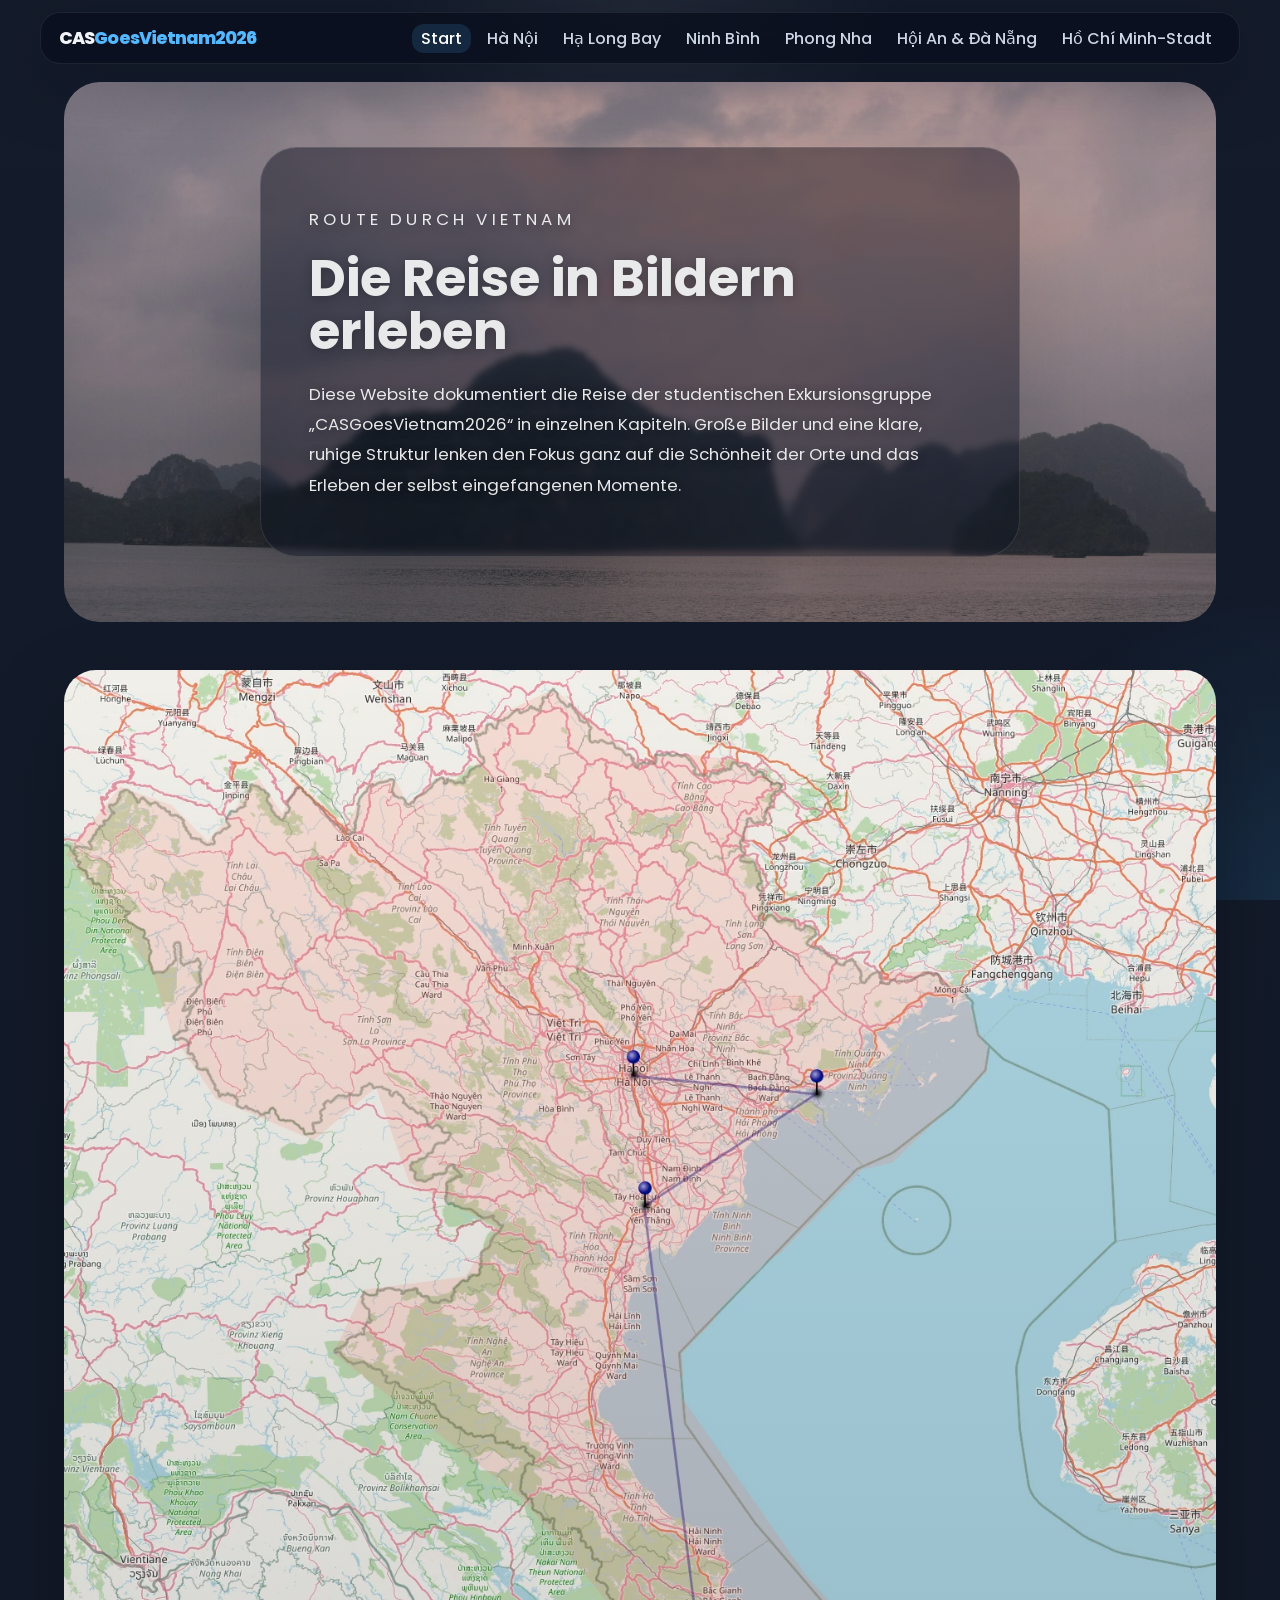
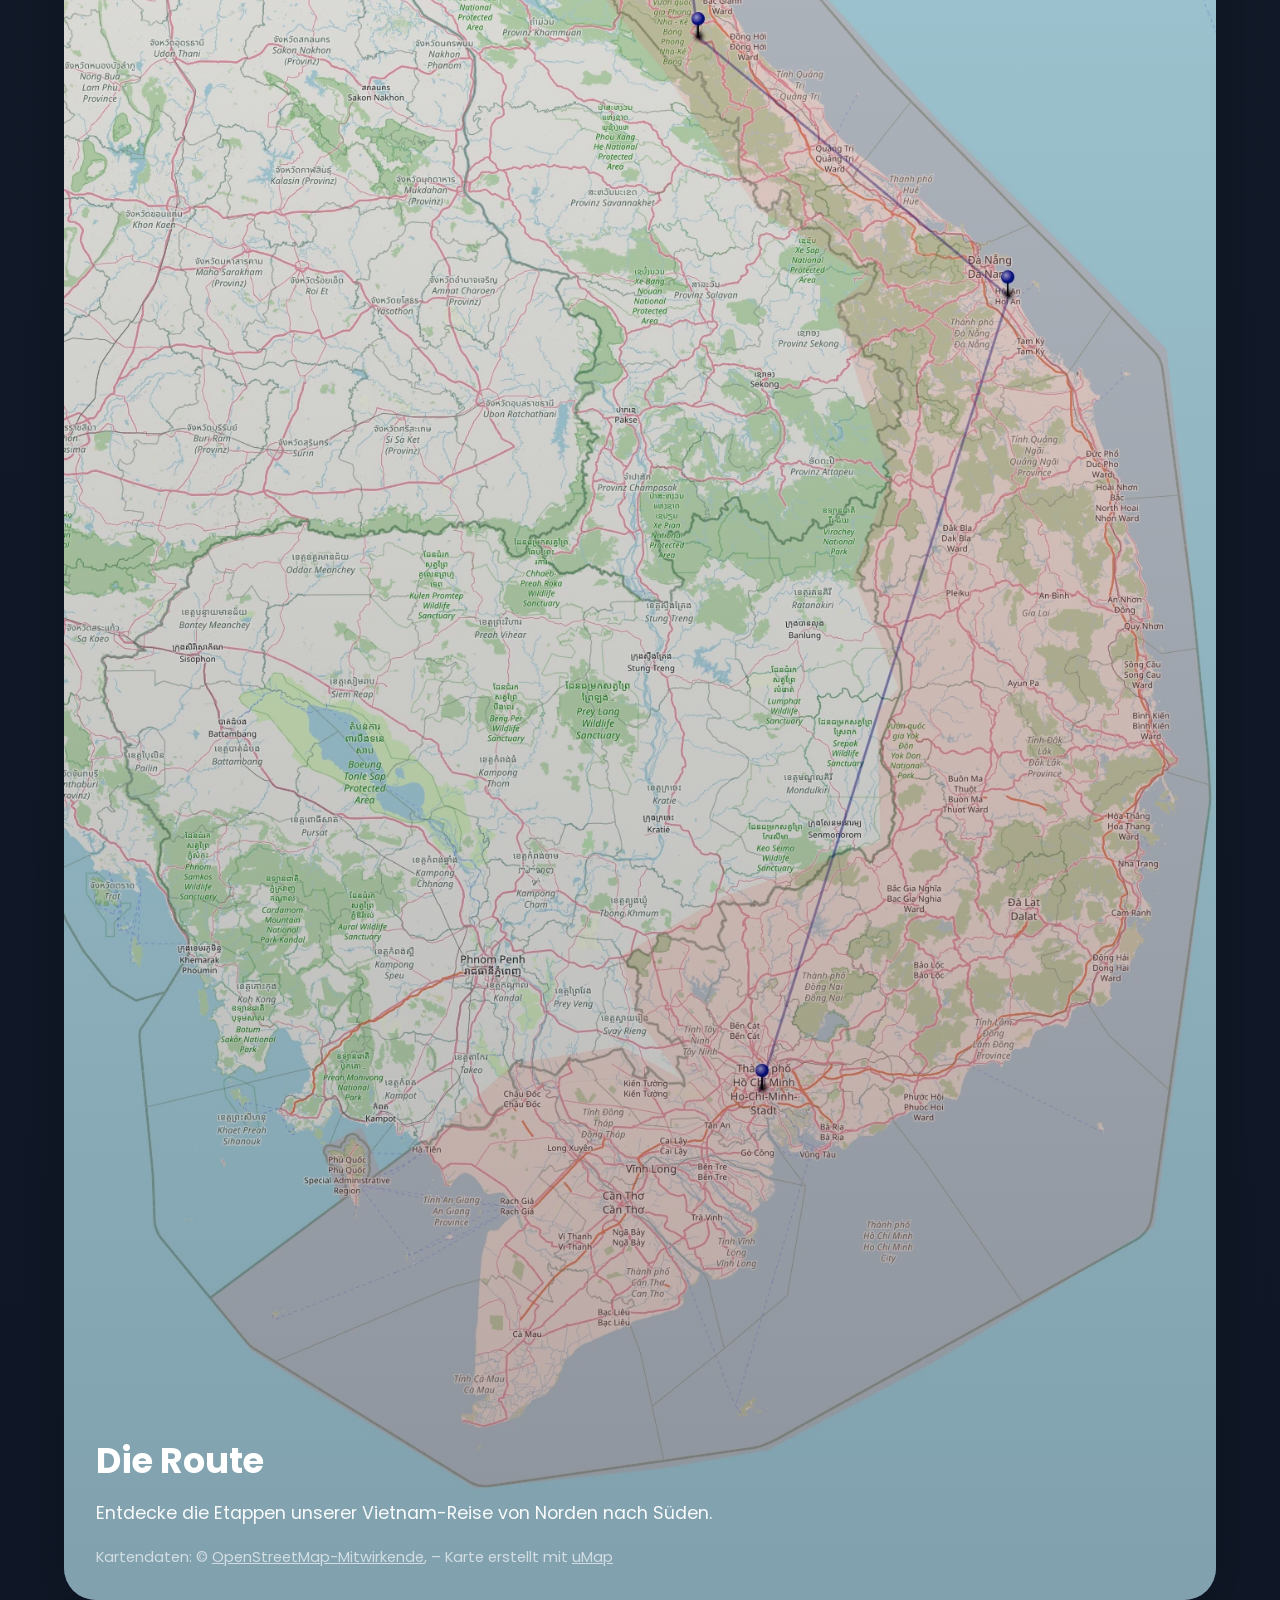
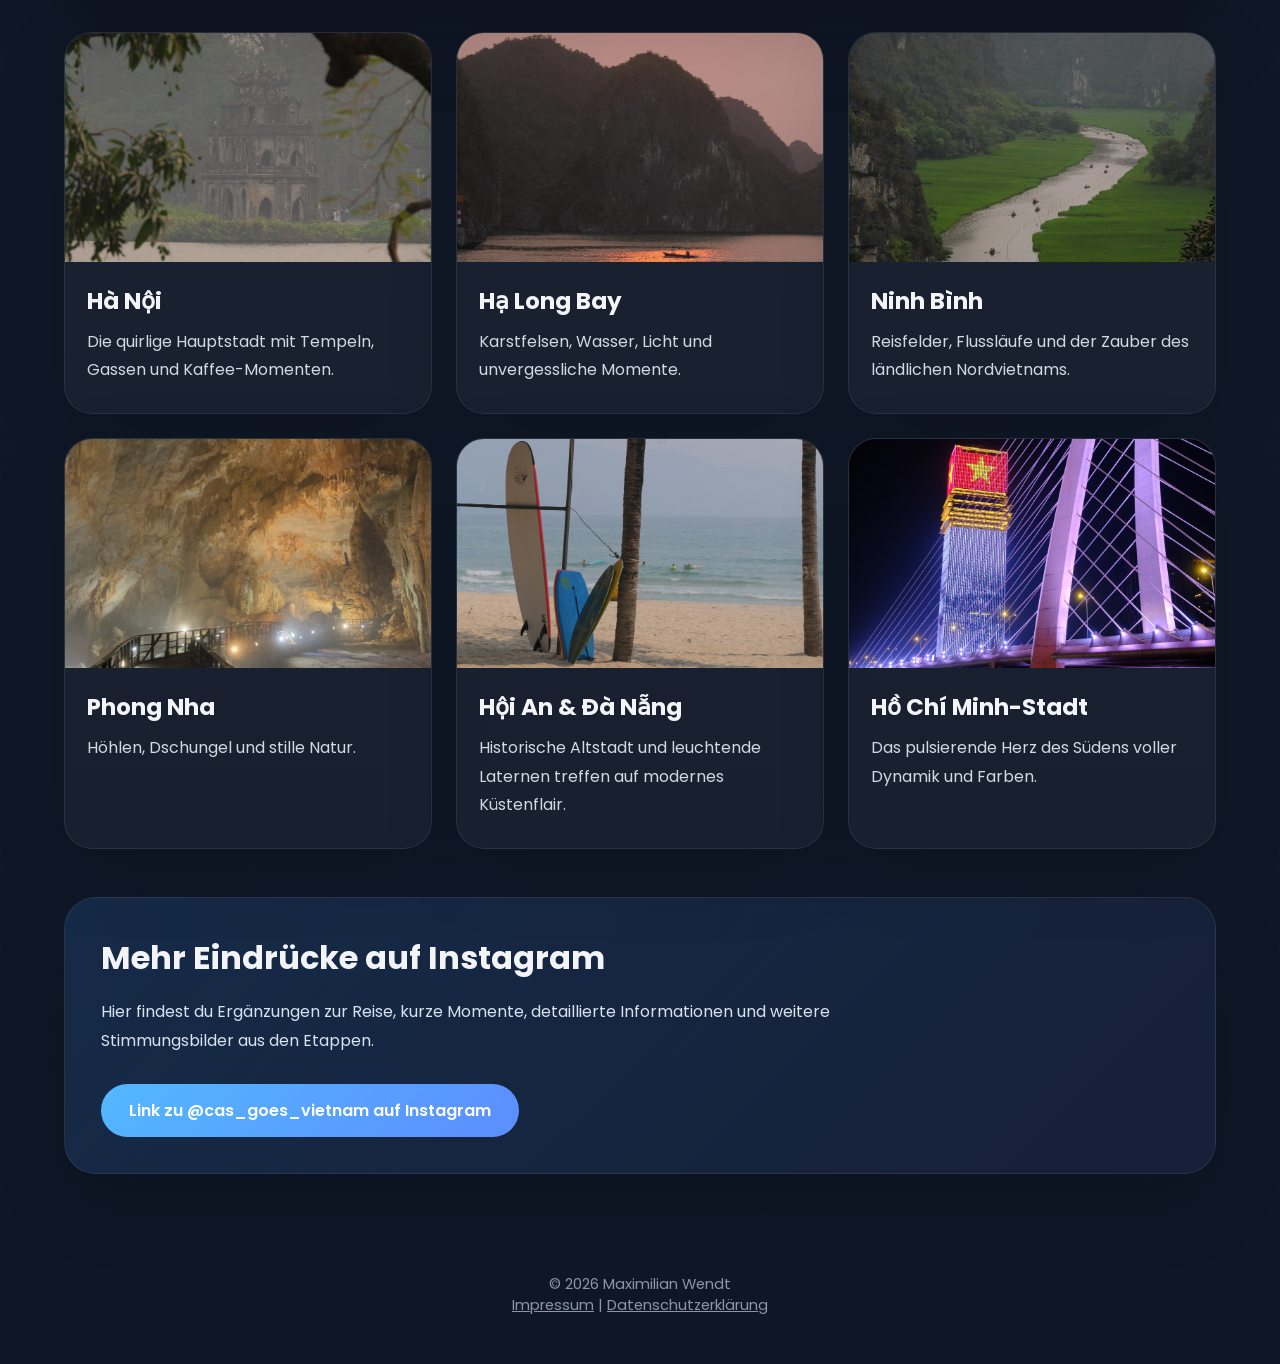
<file: vn/index.html>
<!DOCTYPE html>
<html lang="de">
<head>
    <meta charset="UTF-8">
    <meta name="viewport" content="width=device-width, initial-scale=1.0">
    <title>Start - CASGoesVietnam2026</title>
    <link rel="stylesheet" href="css/style.css">
    <link rel="icon" type="image/png" sizes="32x32" href="icons/favicon-32.png">
    <link rel="icon" type="image/png" sizes="16x16" href="icons/favicon-16.png">
    <link rel="apple-touch-icon" href="icons/apple-touch-icon.png">
    <link rel="icon" href="icons/favicon.ico" type="image/x-icon">
    <link rel="shortcut icon" href="icons/favicon.ico">
</head>
<body>
    <div class="bg-blur"></div>

    <nav class="main-nav">
        <div class="nav-container">
            <div class="logo">CAS<span>GoesVietnam<span>2026</span></div>
            <ul>
                <li><a href="index.html" class="active">Start</a></li>
                <li><a href="hanoi.html">Hà Nội</a></li>
                <li><a href="halong-bay.html">Hạ Long Bay</a></li>
                <li><a href="tam-coc.html">Ninh Bình</a></li>
                <li><a href="phong-nha.html">Phong Nha</a></li>
                <li><a href="hoian-danang.html">Hội An & Đà Nẵng</a></li>
                <li><a href="ho-chi-minh-stadt.html">Hồ Chí Minh-Stadt</a></li>
            </ul>
        </div>
    </nav>

    <main>
        <section class="hero">
            <div class="hero-content">
                <p class="eyebrow">Route durch Vietnam</p>
                <h1>Die Reise in Bildern erleben</h1>
                <p>Diese Website dokumentiert die Reise der studentischen Exkursionsgruppe &bdquo;CASGoesVietnam2026&ldquo; in einzelnen Kapiteln. Große Bilder und eine klare, ruhige Struktur lenken den Fokus ganz auf die Schönheit der Orte und das Erleben der selbst eingefangenen Momente.</p>                <!-- <a href="#destinations" class="btn-primary">Zu den Orten</a> -->
            </div>
        </section>

        <section class="route-map-section">
            <div class="route-map-container">
                <img src="images/Karte.webp" alt="Reiseroute durch Vietnam" class="route-map-image">
                <div class="route-map-overlay">
                    <h2>Die Route</h2>
                    <p>Entdecke die Etappen unserer Vietnam-Reise von Norden nach Süden.</p>
                    <!-- <p2 class="route-map-credit">Kartendaten: © OpenStreetMap-Mitwirkende</p2> -->
                    <p2 class="route-map-credit">Kartendaten:  © <a href="https://www.openstreetmap.org/copyright" target="_blank" rel="noopener">OpenStreetMap-Mitwirkende</a>, 
  <!-- ® <a href="https://carto.com/attribution/" target="_blank" rel="noopener">CARTO</a>  -->
  – Karte erstellt mit <a href="https://umap-project.org" target="_blank" rel="noopener">uMap</a>
</p2>

                </div>
            </div>
        </section>

        <section id="destinations" class="destination-grid">
            <article class="destination-card">
                <a href="hanoi.html">
                    <div class="destination-image" style="background-image:
                    url('images/1%20Hanoi/H.webp'); background-position: center
                    30%;"></div>
                    <div class="destination-copy">
                        <h3>Hà Nội</h3>
                        <p>Die quirlige Hauptstadt mit Tempeln, Gassen und Kaffee-Momenten.</p>
                    </div>
                </a>
            </article>
            <article class="destination-card">
                <a href="halong-bay.html">
                    <div class="destination-image" style="background-image: url('images/2%20Halong/H.webp'); background-position: center 54%;"></div>
                    <div class="destination-copy">
                        <h3>Hạ Long Bay</h3>
                        <p>Karstfelsen, Wasser, Licht und unvergessliche Momente.</p>
                    </div>
                </a>
            </article>
            <article class="destination-card">
                <a href="tam-coc.html">
                    <div class="destination-image" style="background-image: url('images/3%20Ninh%20Binh/H.webp');"></div>
                    <div class="destination-copy">
                        <h3>Ninh Bình</h3>
                        <p>Reisfelder, Flussläufe und der Zauber des ländlichen Nordvietnams.</p>
                    </div>
                </a>
            </article>
            <article class="destination-card">
                <a href="phong-nha.html">
                    <div class="destination-image" style="background-image:
                    url('images/4%20Phong%20Nha/H.webp') ; background-position: center 60%;"></div>
                    <div class="destination-copy">
                        <h3>Phong Nha</h3>
                        <p>Höhlen, Dschungel und stille Natur.</p>
                    </div>
                </a>
            </article>
            <article class="destination-card">
                <a href="hoian-danang.html">
                    <div class="destination-image" style="background-image:
                    url('images/5%20Hoi%20An/H.webp'); background-position: center 95%;"></div>
                    <div class="destination-copy">
                        <h3>Hội An & Đà Nẵng</h3>
                        <p>Historische Altstadt und leuchtende Laternen treffen auf modernes Küstenflair.</p>
                    </div>
                </a>
            </article>
            <article class="destination-card">
                <a href="ho-chi-minh-stadt.html">
                    <div class="destination-image" style="background-image:
                    url('images/6%20Saigon/H.webp'); background-position: center 77%;"></div>
                    <div class="destination-copy">
                        <h3>Hồ Chí Minh-Stadt</h3>
                        <p>Das pulsierende Herz des Südens voller Dynamik und Farben.</p>
                    </div>
                </a>
            </article>
        </section>

        <section class="social-panel">
            <div>
                <h2>Mehr Eindrücke auf Instagram</h2>
                <p>Hier findest du Ergänzungen zur Reise, kurze Momente, detaillierte Informationen und weitere Stimmungsbilder aus den Etappen.</p>
                <a href="https://www.instagram.com/cas_goes_vietnam"
                target="_blank" rel="noopener noreferrer"
                class="btn-primary">Link zu
                @cas_goes_vietnam auf Instagram</a>
            </div>
        </section>
    </main>

    <footer>
        <p>&copy; 2026 Maximilian Wendt</p>
        <p><a href="impressum.html">Impressum</a> | <a href="datenschutz.html">Datenschutzerklärung</a></p>
    </footer>
    <script src="js/script.js"></script>
</body>
</html>
</file>
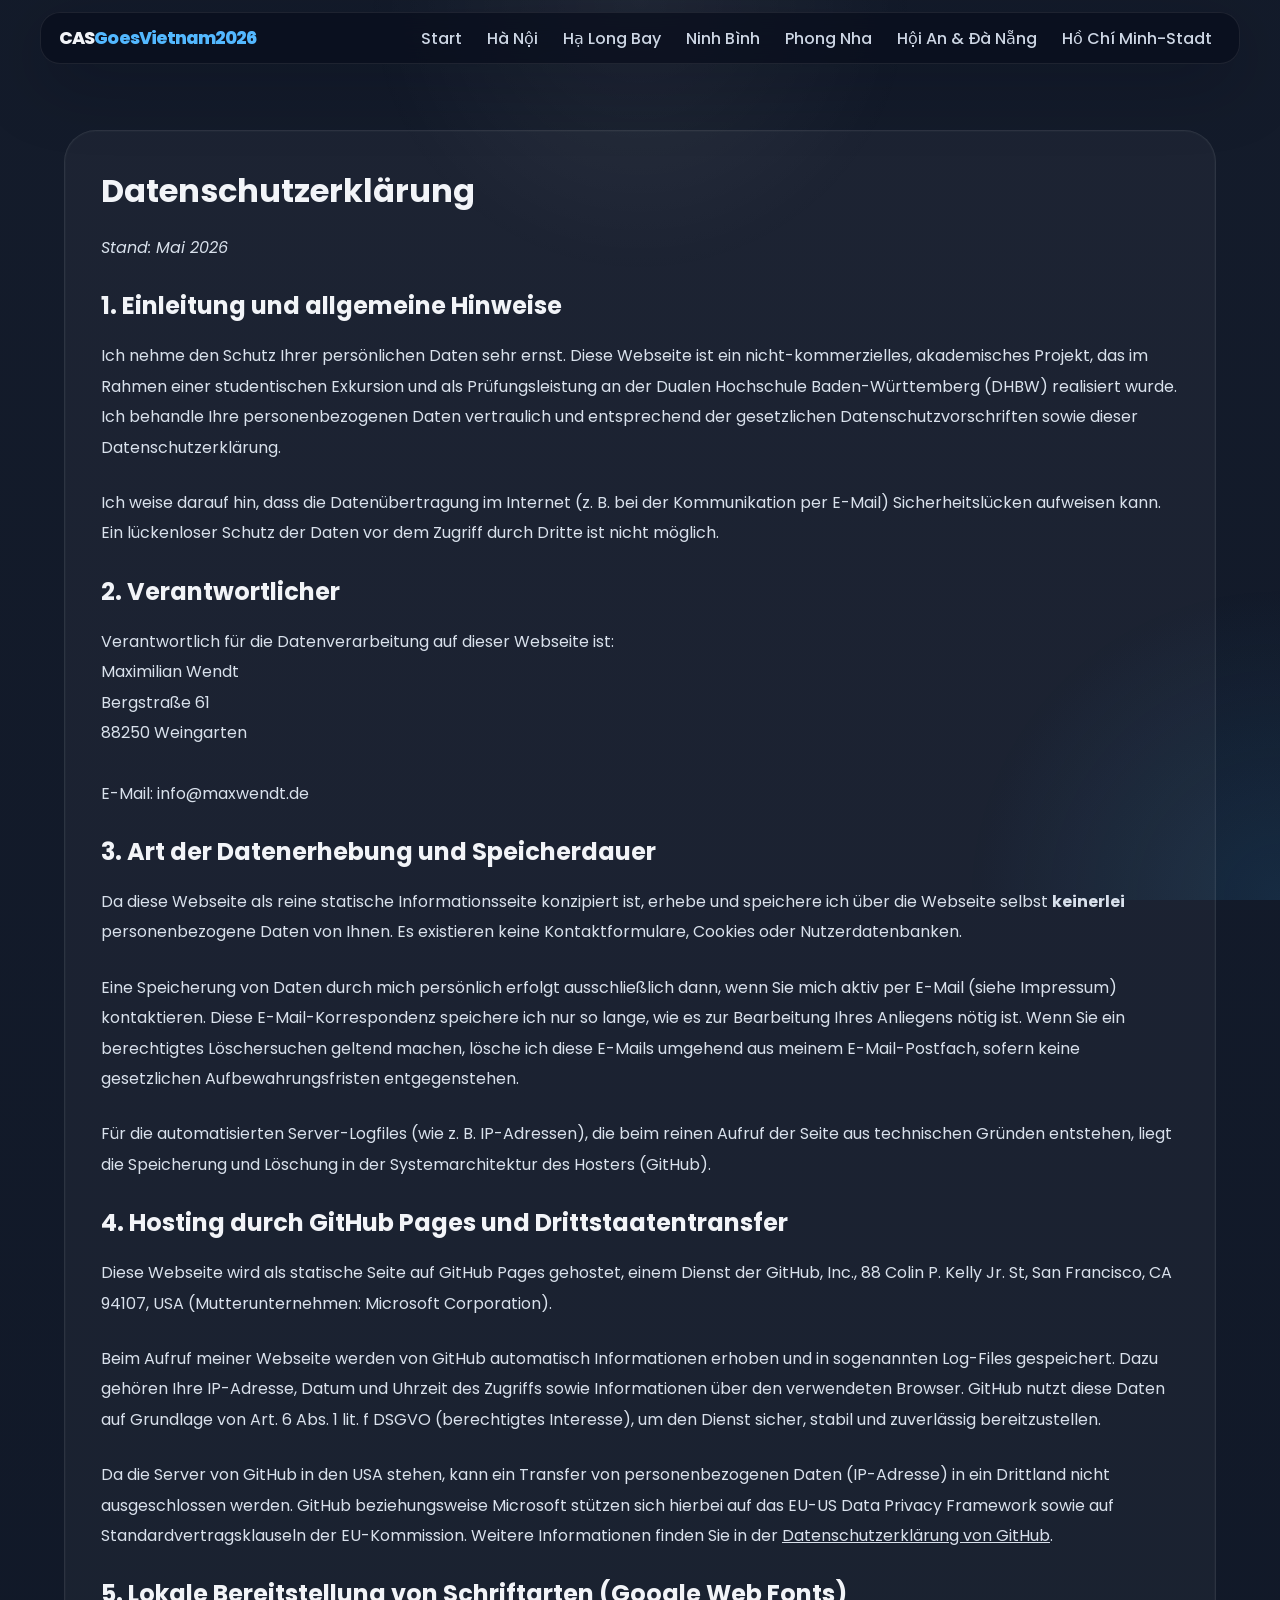
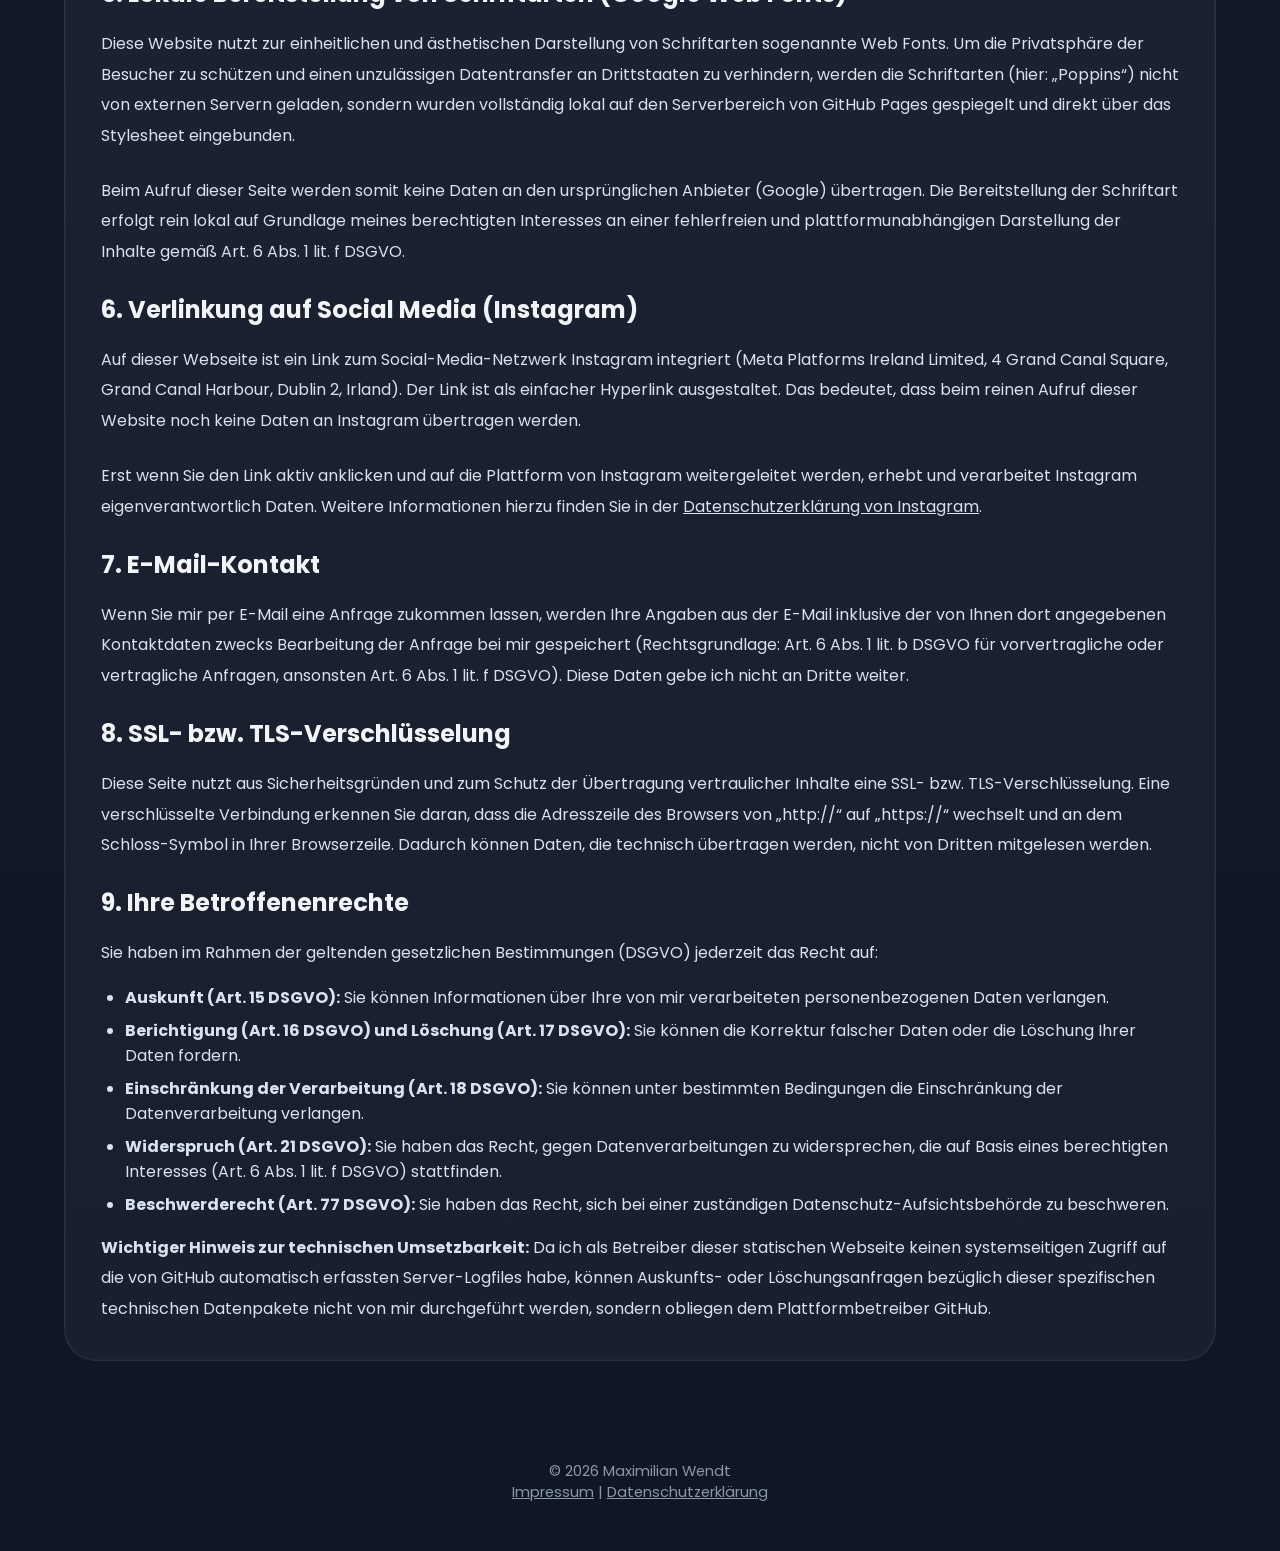
<file: vn/datenschutz.html>
<!DOCTYPE html>
<html lang="de">
<head>
    <meta charset="UTF-8">
    <meta name="viewport" content="width=device-width, initial-scale=1.0">
    <title>Datenschutzerklärung - CASGoesVietnam2026</title>
    <link rel="stylesheet" href="css/style.css">
    <link rel="icon" type="image/png" sizes="32x32" href="icons/favicon-32.png">
    <link rel="icon" type="image/png" sizes="16x16" href="icons/favicon-16.png">
    <link rel="apple-touch-icon" href="icons/apple-touch-icon.png">
    <link rel="icon" href="icons/favicon.ico" type="image/x-icon">
    <link rel="shortcut icon" href="icons/favicon.ico">
</head>
<body>
    <nav class="main-nav">
        <div class="nav-container">
            <div class="logo">CAS<span>GoesVietnam<span>2026</span></div>
            <ul>
                <li><a href="index.html">Start</a></li>
                <li><a href="hanoi.html">Hà Nội</a></li>
                <li><a href="halong-bay.html">Hạ Long Bay</a></li>
                <li><a href="tam-coc.html">Ninh Bình</a></li>
                <li><a href="phong-nha.html">Phong Nha</a></li>
                <li><a href="hoian-danang.html">Hội An & Đà Nẵng</a></li>
                <li><a href="ho-chi-minh-stadt.html">Hồ Chí Minh-Stadt</a></li>
            </ul>
        </div>
    </nav>

    <main>
        <section class="intro-panel">
            <div>
                <h1>Datenschutzerklärung</h1>
                <p><em>Stand: Mai 2026</em></p><br>
                <h2>1. Einleitung und allgemeine Hinweise</h2>
                <p>Ich nehme den Schutz Ihrer persönlichen Daten sehr ernst. Diese Webseite ist ein nicht-kommerzielles, akademisches Projekt, das im Rahmen einer studentischen Exkursion und als Prüfungsleistung an der Dualen Hochschule Baden-Württemberg (DHBW) realisiert wurde. Ich behandle Ihre personenbezogenen Daten vertraulich und entsprechend der gesetzlichen Datenschutzvorschriften sowie dieser Datenschutzerklärung.</p><br>
                <p>Ich weise darauf hin, dass die Datenübertragung im Internet (z.&nbsp;B. bei der Kommunikation per E-Mail) Sicherheitslücken aufweisen kann. Ein lückenloser Schutz der Daten vor dem Zugriff durch Dritte ist nicht möglich.</p>
                <br>
                <h2>2. Verantwortlicher</h2>
                <p>Verantwortlich für die Datenverarbeitung auf dieser Webseite ist:<br>
                Maximilian Wendt<br>
                Bergstraße 61<br>
                88250 Weingarten<br><br>
                E-Mail: info@maxwendt.de<br></p>
                <br>
                <h2>3. Art der Datenerhebung und Speicherdauer</h2>
                <p>Da diese Webseite als reine statische Informationsseite konzipiert ist, erhebe und speichere ich über die Webseite selbst <strong>keinerlei</strong> personenbezogene Daten von Ihnen. Es existieren keine Kontaktformulare, Cookies oder Nutzerdatenbanken.</p>
                <br><p>Eine Speicherung von Daten durch mich persönlich erfolgt ausschließlich dann, wenn Sie mich aktiv per E-Mail (siehe Impressum) kontaktieren. Diese E-Mail-Korrespondenz speichere ich nur so lange, wie es zur Bearbeitung Ihres Anliegens nötig ist. Wenn Sie ein berechtigtes Löschersuchen geltend machen, lösche ich diese E-Mails umgehend aus meinem E-Mail-Postfach, sofern keine gesetzlichen Aufbewahrungsfristen entgegenstehen.</p>
                <br><p>Für die automatisierten Server-Logfiles (wie z. B. IP-Adressen), die beim reinen Aufruf der Seite aus technischen Gründen entstehen, liegt die Speicherung und Löschung in der Systemarchitektur des Hosters (GitHub).</p>
<br>
                <h2>4. Hosting durch GitHub Pages und Drittstaatentransfer</h2>
                <p>Diese Webseite wird als statische Seite auf GitHub Pages gehostet, einem Dienst der GitHub, Inc., 88 Colin P. Kelly Jr. St, San Francisco, CA 94107, USA (Mutterunternehmen: Microsoft Corporation).</p>
                <br><p>Beim Aufruf meiner Webseite werden von GitHub automatisch Informationen erhoben und in sogenannten Log-Files gespeichert. Dazu gehören Ihre IP-Adresse, Datum und Uhrzeit des Zugriffs sowie Informationen über den verwendeten Browser. GitHub nutzt diese Daten auf Grundlage von Art. 6 Abs. 1 lit. f DSGVO (berechtigtes Interesse), um den Dienst sicher, stabil und zuverlässig bereitzustellen.</p>
                <br><p>Da die Server von GitHub in den USA stehen, kann ein Transfer von personenbezogenen Daten (IP-Adresse) in ein Drittland nicht ausgeschlossen werden. GitHub beziehungsweise Microsoft stützen sich hierbei auf das EU-US Data Privacy Framework sowie auf Standardvertragsklauseln der EU-Kommission. Weitere Informationen finden Sie in der <a href="https://docs.github.com/en/site-policy/privacy-policies/github-privacy-statement" target="_blank">Datenschutzerklärung von GitHub</a>.</p>
<br>
                <h2>5. Lokale Bereitstellung von Schriftarten (Google Web Fonts)</h2>
                <p>Diese Website nutzt zur einheitlichen und ästhetischen Darstellung von Schriftarten sogenannte Web Fonts. Um die Privatsphäre der Besucher zu schützen und einen unzulässigen Datentransfer an Drittstaaten zu verhindern, werden die Schriftarten (hier: „Poppins“) nicht von externen Servern geladen, sondern wurden vollständig lokal auf den Serverbereich von GitHub Pages gespiegelt und direkt über das Stylesheet eingebunden.</p>
                <br><p>Beim Aufruf dieser Seite werden somit keine Daten an den ursprünglichen Anbieter (Google) übertragen. Die Bereitstellung der Schriftart erfolgt rein lokal auf Grundlage meines berechtigten Interesses an einer fehlerfreien und plattformunabhängigen Darstellung der Inhalte gemäß Art. 6 Abs. 1 lit. f DSGVO.</p>
<br>
                <h2>6. Verlinkung auf Social Media (Instagram)</h2>
                <p>Auf dieser Webseite ist ein Link zum Social-Media-Netzwerk Instagram integriert (Meta Platforms Ireland Limited, 4 Grand Canal Square, Grand Canal Harbour, Dublin 2, Irland). Der Link ist als einfacher Hyperlink ausgestaltet. Das bedeutet, dass beim reinen Aufruf dieser Website noch keine Daten an Instagram übertragen werden.</p>
                <br><p>Erst wenn Sie den Link aktiv anklicken und auf die Plattform von Instagram weitergeleitet werden, erhebt und verarbeitet Instagram eigenverantwortlich Daten. Weitere Informationen hierzu finden Sie in der <a href="https://help.instagram.com/519522125107875" target="_blank">Datenschutzerklärung von Instagram</a>.</p>
<br>
                <h2>7. E-Mail-Kontakt</h2>
                <p>Wenn Sie mir per E-Mail eine Anfrage zukommen lassen, werden Ihre Angaben aus der E-Mail inklusive der von Ihnen dort angegebenen Kontaktdaten zwecks Bearbeitung der Anfrage bei mir gespeichert (Rechtsgrundlage: Art. 6 Abs. 1 lit. b DSGVO für vorvertragliche oder vertragliche Anfragen, ansonsten Art. 6 Abs. 1 lit. f DSGVO). Diese Daten gebe ich nicht an Dritte weiter.</p>
<br>
                <h2>8. SSL- bzw. TLS-Verschlüsselung</h2>
                <p>Diese Seite nutzt aus Sicherheitsgründen und zum Schutz der Übertragung vertraulicher Inhalte eine SSL- bzw. TLS-Verschlüsselung. Eine verschlüsselte Verbindung erkennen Sie daran, dass die Adresszeile des Browsers von „http://“ auf „https://“ wechselt und an dem Schloss-Symbol in Ihrer Browserzeile. Dadurch können Daten, die technisch übertragen werden, nicht von Dritten mitgelesen werden.</p>
<br>
                <h2>9. Ihre Betroffenenrechte</h2>
                <p style="color: #d9e3ef !important; margin-bottom: 1rem;">Sie haben im Rahmen der geltenden gesetzlichen Bestimmungen (DSGVO) jederzeit das Recht auf:</p>
                <ul style="margin-top: 0; margin-bottom: 1rem; padding-left: 1.5rem; list-style-type: disc; color: #d9e3ef !important;">
                    <li style="margin-bottom: 0.5rem; color: #d9e3ef !important;">
                        <strong>Auskunft (Art. 15 DSGVO):</strong> Sie können Informationen über Ihre von mir verarbeiteten personenbezogenen Daten verlangen.
                    </li>
                    <li style="margin-bottom: 0.5rem; color: #d9e3ef !important;">
                        <strong>Berichtigung (Art. 16 DSGVO) und Löschung (Art. 17 DSGVO):</strong> Sie können die Korrektur falscher Daten oder die Löschung Ihrer Daten fordern.
                    </li>
                    <li style="margin-bottom: 0.5rem; color: #d9e3ef !important;">
                        <strong>Einschränkung der Verarbeitung (Art. 18 DSGVO):</strong> Sie können unter bestimmten Bedingungen die Einschränkung der Datenverarbeitung verlangen.
                    </li>
                    <li style="margin-bottom: 0.5rem; color: #d9e3ef !important;">
                        <strong>Widerspruch (Art. 21 DSGVO):</strong> Sie haben das Recht, gegen Datenverarbeitungen zu widersprechen, die auf Basis eines berechtigten Interesses (Art. 6 Abs. 1 lit. f DSGVO) stattfinden.
                    </li>
                    <li style="margin-bottom: 0; color: #d9e3ef !important;">
                        <strong>Beschwerderecht (Art. 77 DSGVO):</strong> Sie haben das Recht, sich bei einer zuständigen Datenschutz-Aufsichtsbehörde zu beschweren.
                    </li>
                </ul>

                <p><strong>Wichtiger Hinweis zur technischen Umsetzbarkeit:</strong> Da ich als Betreiber dieser statischen Webseite keinen systemseitigen Zugriff auf die von GitHub automatisch erfassten Server-Logfiles habe, können Auskunfts- oder Löschungsanfragen bezüglich dieser spezifischen technischen Datenpakete nicht von mir durchgeführt werden, sondern obliegen dem Plattformbetreiber GitHub.</p>
            </div>
        </section>
    </main>

    <footer>
        <p>&copy; 2026 Maximilian Wendt</p>
        <p><a href="impressum.html">Impressum</a> | <a href="datenschutz.html">Datenschutzerklärung</a></p>
    </footer>
    <script src="js/script.js"></script>
</body>
</html>
</file>
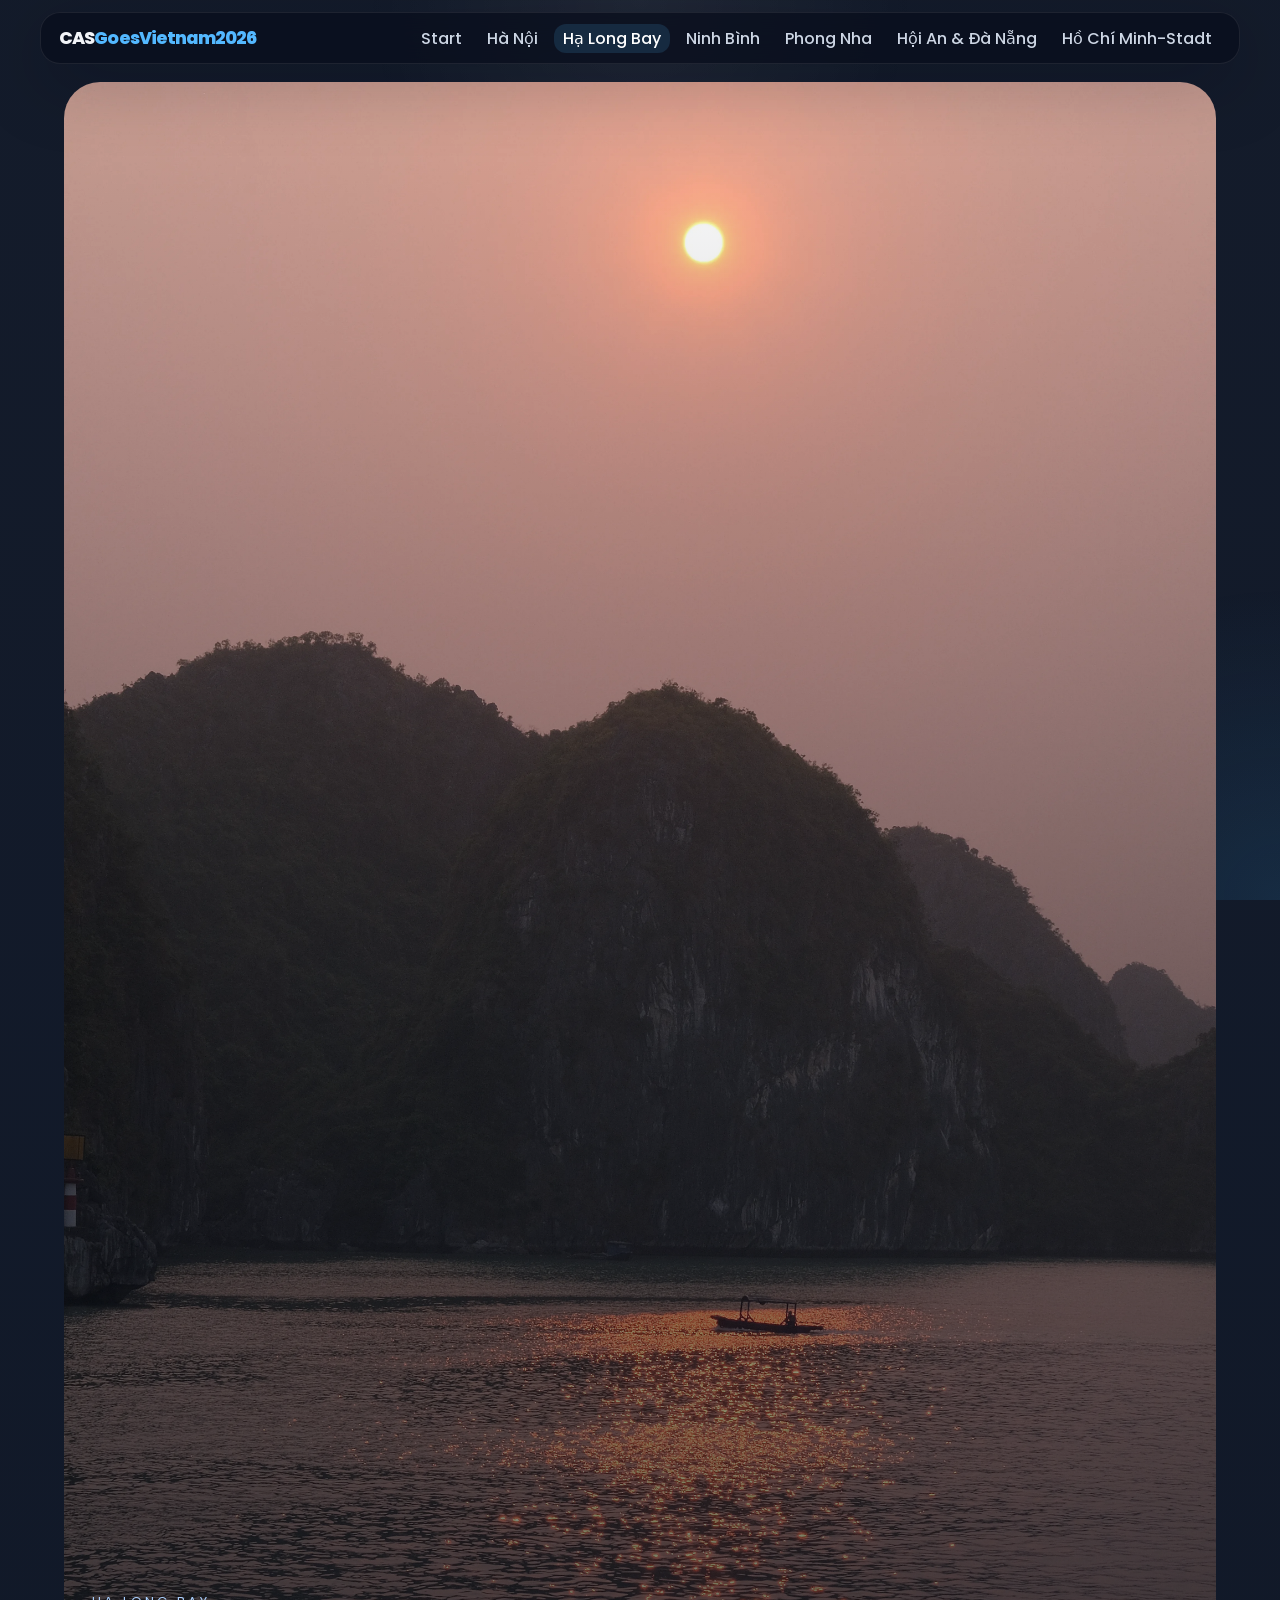
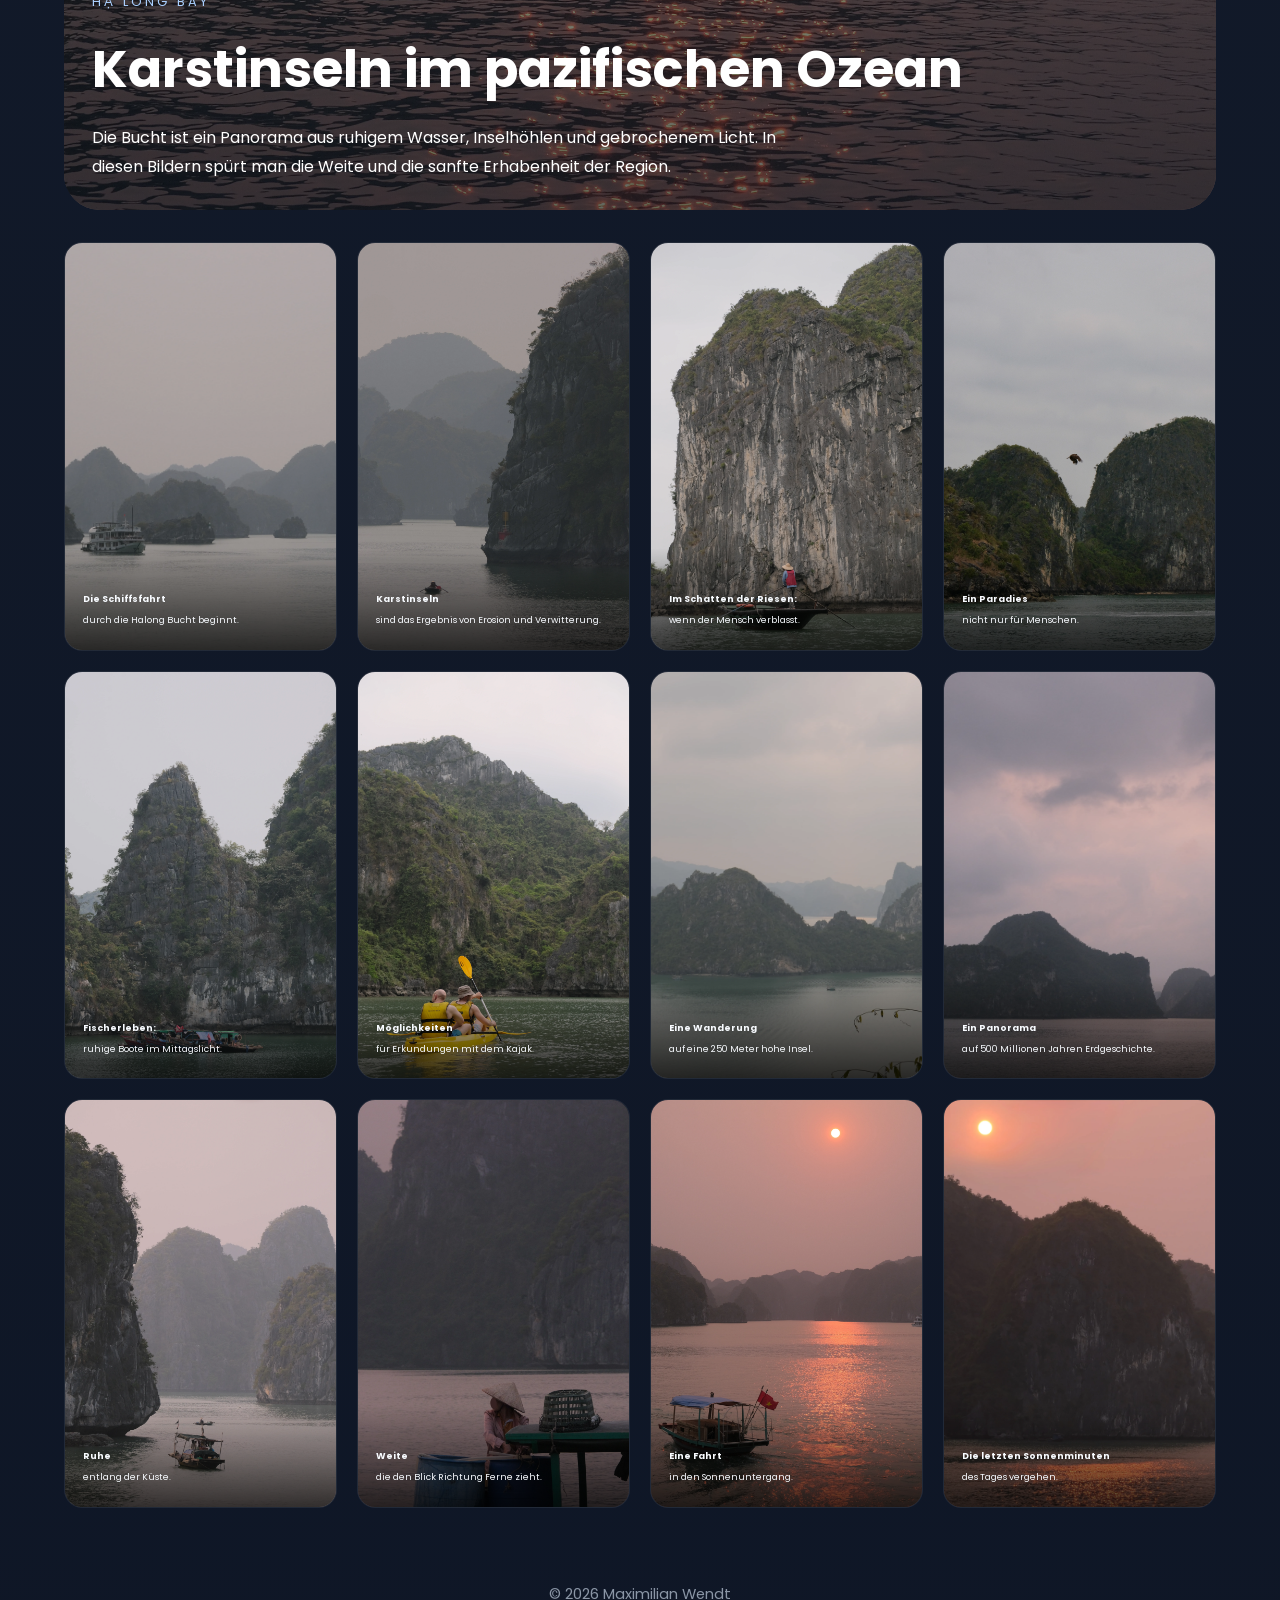
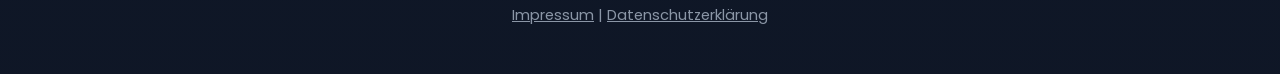
<file: vn/halong-bay.html>
<!DOCTYPE html>
<html lang="de">
<head>
    <meta charset="UTF-8">
    <meta name="viewport" content="width=device-width, initial-scale=1.0">
    <title>Hạ Long Bay - CASGoesVietnam2026</title>
    <link rel="stylesheet" href="css/style.css">
    <link rel="icon" type="image/png" sizes="32x32" href="icons/favicon-32.png">
    <link rel="icon" type="image/png" sizes="16x16" href="icons/favicon-16.png">
    <link rel="apple-touch-icon" href="icons/apple-touch-icon.png">
    <link rel="icon" href="icons/favicon.ico" type="image/x-icon">
    <link rel="shortcut icon" href="icons/favicon.ico">
</head>
<body>
    <nav class="main-nav">
        <div class="nav-container">
            <div class="logo">CAS<span>GoesVietnam<span>2026</span></div>
            <ul>
                <li><a href="index.html">Start</a></li>
                <li><a href="hanoi.html">Hà Nội</a></li>
                <li><a href="halong-bay.html" class="active">Hạ Long Bay</a></li>
                <li><a href="tam-coc.html">Ninh Bình</a></li>
                <li><a href="phong-nha.html">Phong Nha</a></li>
                <li><a href="hoian-danang.html">Hội An & Đà Nẵng</a></li>
                <li><a href="ho-chi-minh-stadt.html">Hồ Chí Minh-Stadt</a></li>
                
            </ul>
        </div>
    </nav>

    <main>
        <section class="page-hero">
            <img src="images/2%20Halong/H.webp" alt="Halong Bay Meer und Felsen">
            <div class="page-hero-copy">
                <p class="eyebrow">Hạ Long Bay</p>
                <h1>Karstinseln im pazifischen Ozean</h1>
                <p>Die Bucht ist ein Panorama aus ruhigem Wasser, Inselhöhlen und gebrochenem Licht. In diesen Bildern spürt man die Weite und die sanfte Erhabenheit der Region.</p>
            </div>
        </section>

        <section class="gallery-grid">
            <article class="image-card">
                <img src="images/2%20Halong/2.webp" alt="Bootsfahrt in Halong Bay" loading="lazy">
                <div class="image-caption"><strong>Die Schiffsfahrt</strong> durch die
                Halong Bucht beginnt.</div>
            </article>
            <article class="image-card">
                <img src="images/2%20Halong/3.webp" alt="Fischer in Halong Bay" loading="lazy">
                <div class="image-caption"><strong>Karstinseln</strong>
                sind das Ergebnis von Erosion und Verwitterung.</div>
            </article>
            <article class="image-card">
                <img src="images/2%20Halong/5.webp" alt="Karstinseln in Halong Bay" loading="lazy">
                <div class="image-caption"><strong>Im Schatten der Riesen:</strong>
                wenn der Mensch verblasst. </div>
            </article>
            <article class="image-card">
                <img src="images/2%20Halong/4.webp" alt="Spiegelung in Halong Bay" loading="lazy">
                <div class="image-caption"><strong>Ein Paradies</strong> 
                 nicht nur für Menschen.</div>
            </article>
            <article class="image-card">
                <img src="images/2%20Halong/6.webp" alt="Nebel über Halong Bay" loading="lazy">
                <div class="image-caption"><strong>Fischerleben:</strong>
                ruhige Boote im Mittagslicht.</div>
            </article>
            <article class="image-card">
                <img src="images/2%20Halong/7.webp" alt="Insel im Halong Bay" loading="lazy">
                <div class="image-caption"><strong>Möglichkeiten</strong> für
                Erkundungen mit dem Kajak.</div>
            </article>
            <article class="image-card">
                <img src="images/2%20Halong/8.webp" alt="Küste in Halong Bay" loading="lazy">
                <div class="image-caption"><strong>Eine Wanderung</strong> auf
                eine 250 Meter hohe Insel.</div>
            </article>
            <article class="image-card">
                <img src="images/2%20Halong/9.webp" alt="Segelboot in Halong Bay" loading="lazy">
                <div class="image-caption"><strong>Ein Panorama</strong> auf 500
                Millionen Jahren Erdgeschichte.</div>
            </article>
            <article class="image-card">
                <img src="images/2%20Halong/11.webp" alt="Panorama Halong Bay" loading="lazy">
                <div class="image-caption"><strong>Ruhe</strong> entlang der Küste.</div>
            </article>
            <article class="image-card">
                <img src="images/2%20Halong/10.webp" alt="Panorama Halong Bay" loading="lazy">
                <div class="image-caption"><strong>Weite</strong> die den Blick Richtung Ferne zieht.</div>
            </article>
            <article class="image-card">
                <img src="images/2%20Halong/12.webp" alt="Felsen in Hạ Long Bay" loading="lazy">
                <div class="image-caption"><strong>Eine Fahrt</strong> in den Sonnenuntergang.</div>
            </article>
            <article class="image-card">
                <img src="images/2%20Halong/1.webp" alt="Blick über Hạ Long Bay" style="object-position: left center;" loading="lazy">
                <div class="image-caption"><strong>Die letzten Sonnenminuten</strong>
                des Tages vergehen.</div>
            </article>
        </section>
    </main>

    <footer>
        <p>&copy; 2026 Maximilian Wendt</p>
        <p><a href="impressum.html">Impressum</a> | <a href="datenschutz.html">Datenschutzerklärung</a></p>
    </footer>
    <script src="js/script.js"></script>
</body>
</html>
</file>
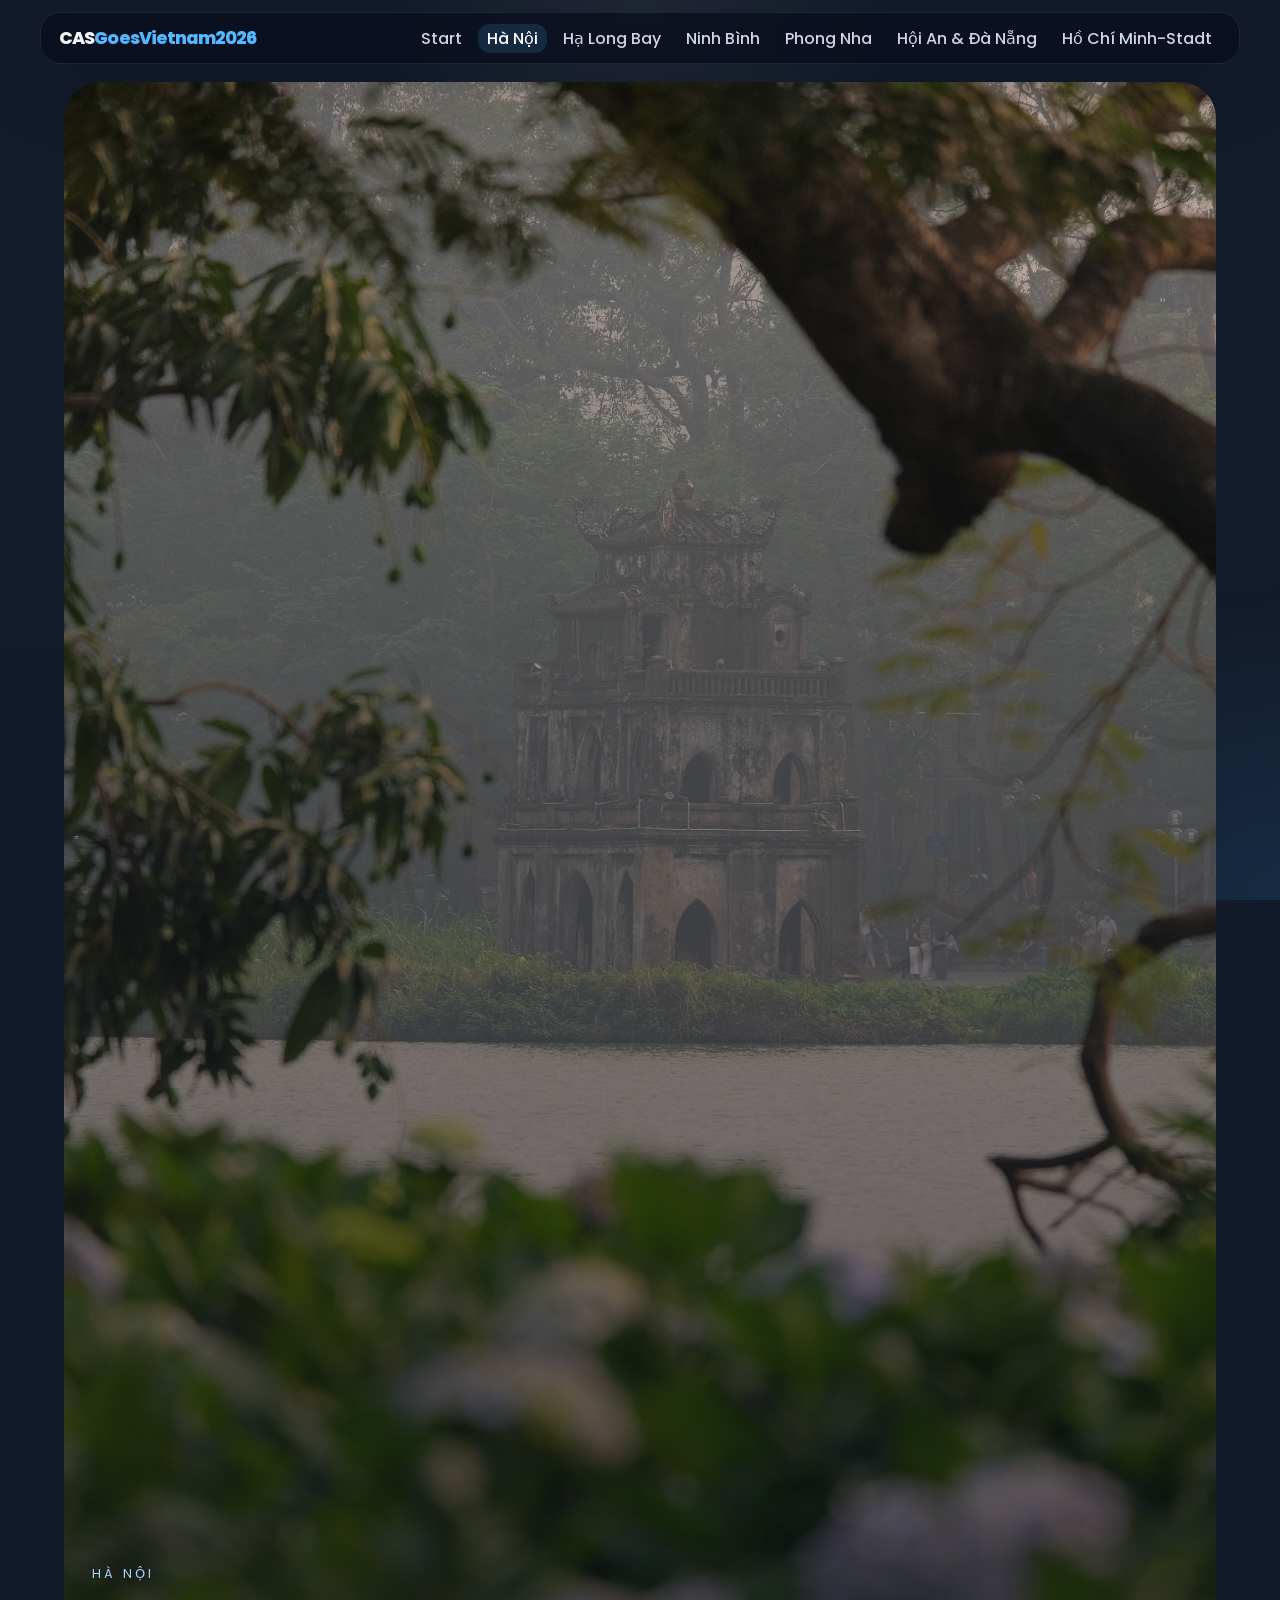
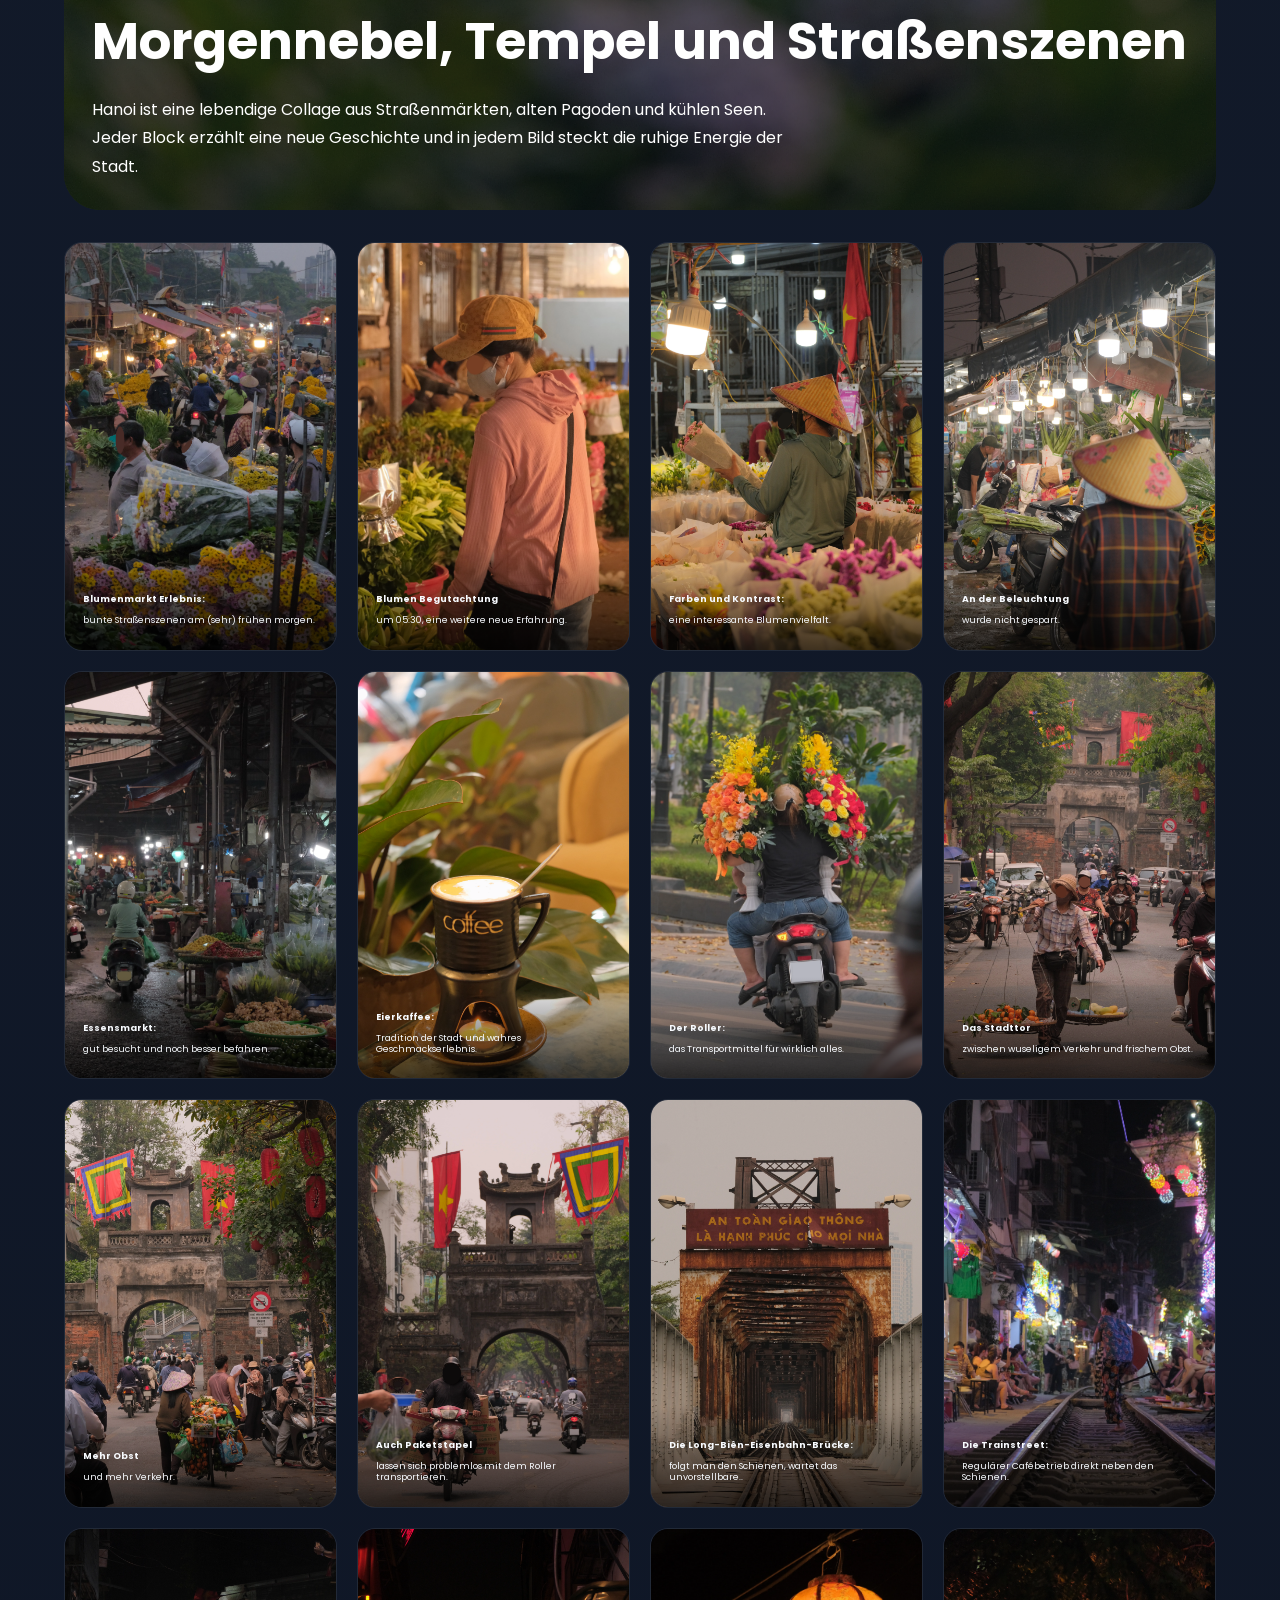
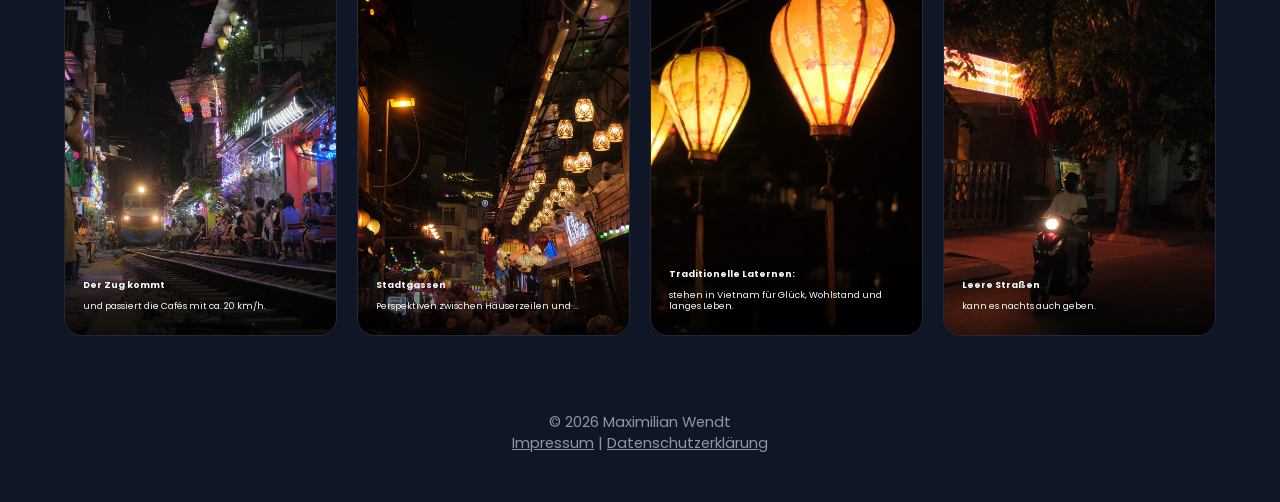
<file: vn/hanoi.html>
<!DOCTYPE html>
<html lang="de">
<head>
    <meta charset="UTF-8">
    <meta name="viewport" content="width=device-width, initial-scale=1.0">
    <title>Hà Nội - CASGoesVietnam2026</title>
    <link rel="stylesheet" href="css/style.css">
    <link rel="icon" type="image/png" sizes="32x32" href="icons/favicon-32.png">
    <link rel="icon" type="image/png" sizes="16x16" href="icons/favicon-16.png">
    <link rel="apple-touch-icon" href="icons/apple-touch-icon.png">
    <link rel="icon" href="icons/favicon.ico" type="image/x-icon">
    <link rel="shortcut icon" href="icons/favicon.ico">
</head>
<body>
    <nav class="main-nav">
        <div class="nav-container">
            <div class="logo">CAS<span>GoesVietnam<span>2026</span></div>
            <ul>
                <li><a href="index.html">Start</a></li>
                <li><a href="hanoi.html" class="active">Hà Nội</a></li>
                <li><a href="halong-bay.html">Hạ Long Bay</a></li>
                <li><a href="tam-coc.html">Ninh Bình</a></li>
                <li><a href="phong-nha.html">Phong Nha</a></li>
                <li><a href="hoian-danang.html">Hội An & Đà Nẵng</a></li>
                <li><a href="ho-chi-minh-stadt.html">Hồ Chí Minh-Stadt</a></li>
                
            </ul>
        </div>
    </nav>

    <main>
        <section class="page-hero">
            <img src="images/1%20Hanoi/H.webp" alt="Hanoi Straße vom alten Viertel">
            <div class="page-hero-copy">
                <p class="eyebrow">Hà Nội</p>
                <h1>Morgennebel, Tempel und Straßenszenen</h1>
                <p>Hanoi ist eine lebendige Collage aus Straßenmärkten, alten Pagoden und kühlen Seen. Jeder Block erzählt eine neue Geschichte und in jedem Bild steckt die ruhige Energie der Stadt.</p>
            </div>
        </section>

        <section class="gallery-grid">
            <article class="image-card">
                <img src="images/1%20Hanoi/1.webp" alt="Straßenszene in Hanoi" loading="lazy">
                <div class="image-caption"><strong>Blumenmarkt Erlebnis:</strong>
                bunte Straßenszenen am (sehr) frühen morgen.</div>
            </article>
            <article class="image-card">
                <img src="images/1%20Hanoi/2.webp" alt="Reisfelder nahe Hanoi" loading="lazy">
                <div class="image-caption"><strong>Blumen Begutachtung</strong>
                um 05:30, eine weitere neue Erfahrung.</div>
            </article>
            <article class="image-card">
                <img src="images/1%20Hanoi/3.webp" alt="Tempel in Hanoi" loading="lazy">
                <div class="image-caption"><strong>Farben und Kontrast:</strong>
                eine interessante Blumenvielfalt.</div>
            </article>
            <article class="image-card">
                <img src="images/1%20Hanoi/4.webp" alt="Café in Hanoi" loading="lazy">
                <div class="image-caption"><strong>An der Beleuchtung</strong>
                wurde nicht gespart.</div>
            </article>
            <article class="image-card">
                <img src="images/1%20Hanoi/5.webp" alt="Straßenszene mit
                Motorrollern" loading="lazy">
                <div class="image-caption"><strong>Essensmarkt:</strong> gut
                besucht und noch besser befahren.</div>
            </article>
            <article class="image-card">
                <img src="images/1%20Hanoi/6.webp" alt="Nachtmarkt in Hanoi" loading="lazy">
                <div class="image-caption"><strong>Eierkaffee:</strong>
                Tradition der Stadt und wahres Geschmackserlebnis.</div>
            </article>
            <article class="image-card">
                <img src="images/1%20Hanoi/7.webp" alt="See in Hanoi"
                loading="lazy" style="object-position: 34% center;">
                <div class="image-caption"><strong>Der Roller:</strong> das
                Transportmittel für wirklich alles.</div>
            </article>
            <article class="image-card">
                <img src="images/1%20Hanoi/8.webp" alt="Traditionelle Tracht in Hanoi" loading="lazy">
                <div class="image-caption"><strong>Das Stadttor</strong> zwischen
                wuseligem Verkehr und frischem Obst.</div>
            </article>
            <article class="image-card">
                <img src="images/1%20Hanoi/9.webp" alt="Abendstimmung in Hanoi" loading="lazy">
                <div class="image-caption"><strong>Mehr Obst</strong>und mehr Verkehr.</div>
            </article>
            <article class="image-card">
                <img src="images/1%20Hanoi/10.webp" alt="Straßenszene in Hà Nội bei Nacht" loading="lazy">
                <div class="image-caption"><strong>Auch Paketstapel</strong> lassen
                sich problemlos mit dem Roller transportieren.</div>
            </article>
            <article class="image-card">
                <img src="images/1%20Hanoi/11.webp" alt="Markt in Hà Nội" loading="lazy">
                <div class="image-caption"><strong>Die
                Long-Biên-Eisenbahn-Brücke:</strong> folgt man den Schienen,
                wartet das unvorstellbare..</div>
            </article>
            <article class="image-card">
                <img src="images/1%20Hanoi/13.webp" alt="Architektur in Hà Nội" loading="lazy">
                <div class="image-caption"><strong>Die Trainstreet:</strong>
                Regulärer Cafébetrieb direkt neben den Schienen.</div>
            </article>
            <article class="image-card">
                <img src="images/1%20Hanoi/14.webp" alt="Licht in Hà Nội" loading="lazy">
                <div class="image-caption"><strong>Der Zug kommt</strong> und
                passiert die Cafés mit ca. 20 km/h.
                </div>
            </article>
            <article class="image-card">
                <img src="images/1%20Hanoi/12.webp" alt="Gassen in Hà Nội" loading="lazy">
                <div class="image-caption"><strong>Stadtgassen</strong>
                Perspektiven zwischen Häuserzeilen und ...</div>
            </article>
            <article class="image-card">
                <img src="images/4%20Phong%20Nha/6.webp" alt="Steilkante in Phong
                Nha" style="object-position: right 80%;" loading="lazy">
                <div class="image-caption"><strong>Traditionelle
                Laternen:</strong> stehen in Vietnam für Glück, Wohlstand und langes
                Leben.</div>
            </article>
            <article class="image-card">
                <img src="images/1%20Hanoi/15.webp" alt="Gassen in Hà Nội" loading="lazy">
                <div class="image-caption"><strong>Leere Straßen</strong>
                kann es nachts auch geben.</div>
            </article>
        </section>
    </main>

    <footer>
        <p>&copy; 2026 Maximilian Wendt</p>
        <p><a href="impressum.html">Impressum</a> | <a href="datenschutz.html">Datenschutzerklärung</a></p>
    </footer>
    <script src="js/script.js"></script>
</body>
</html>
</file>
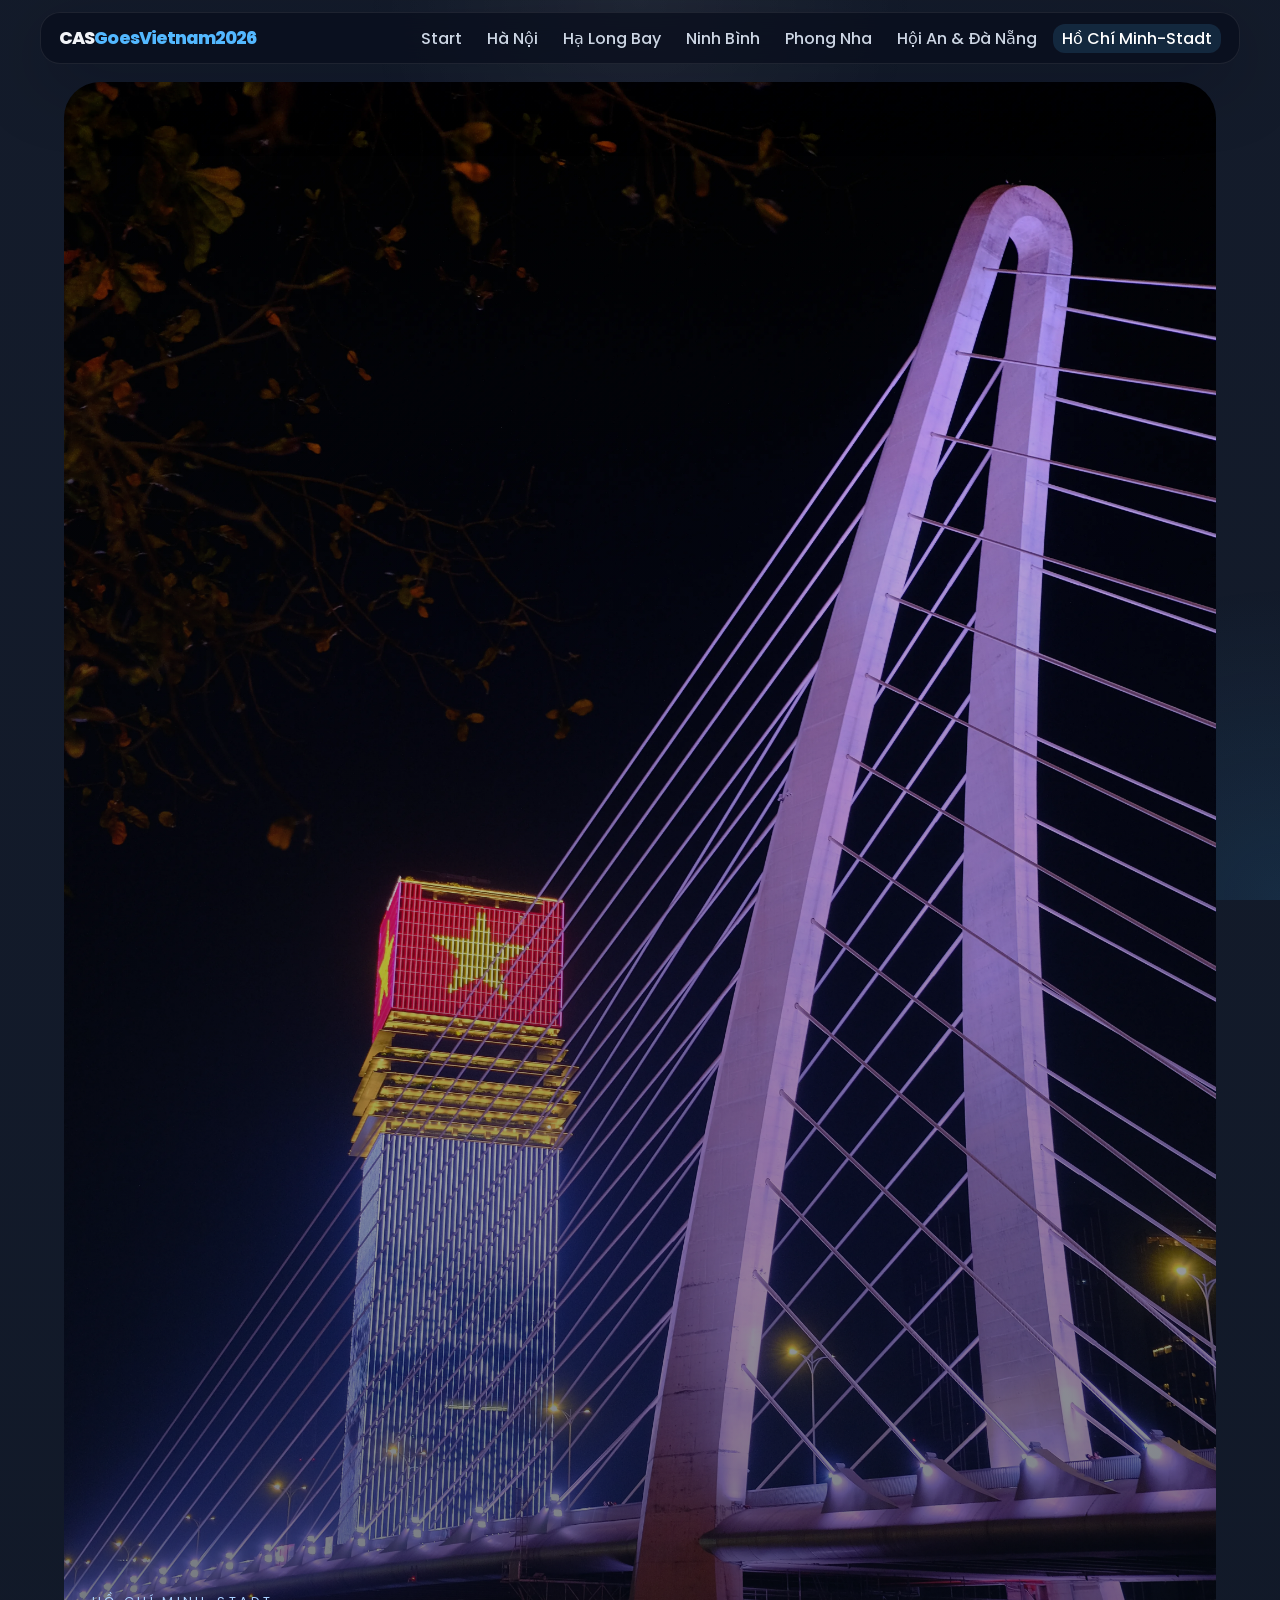
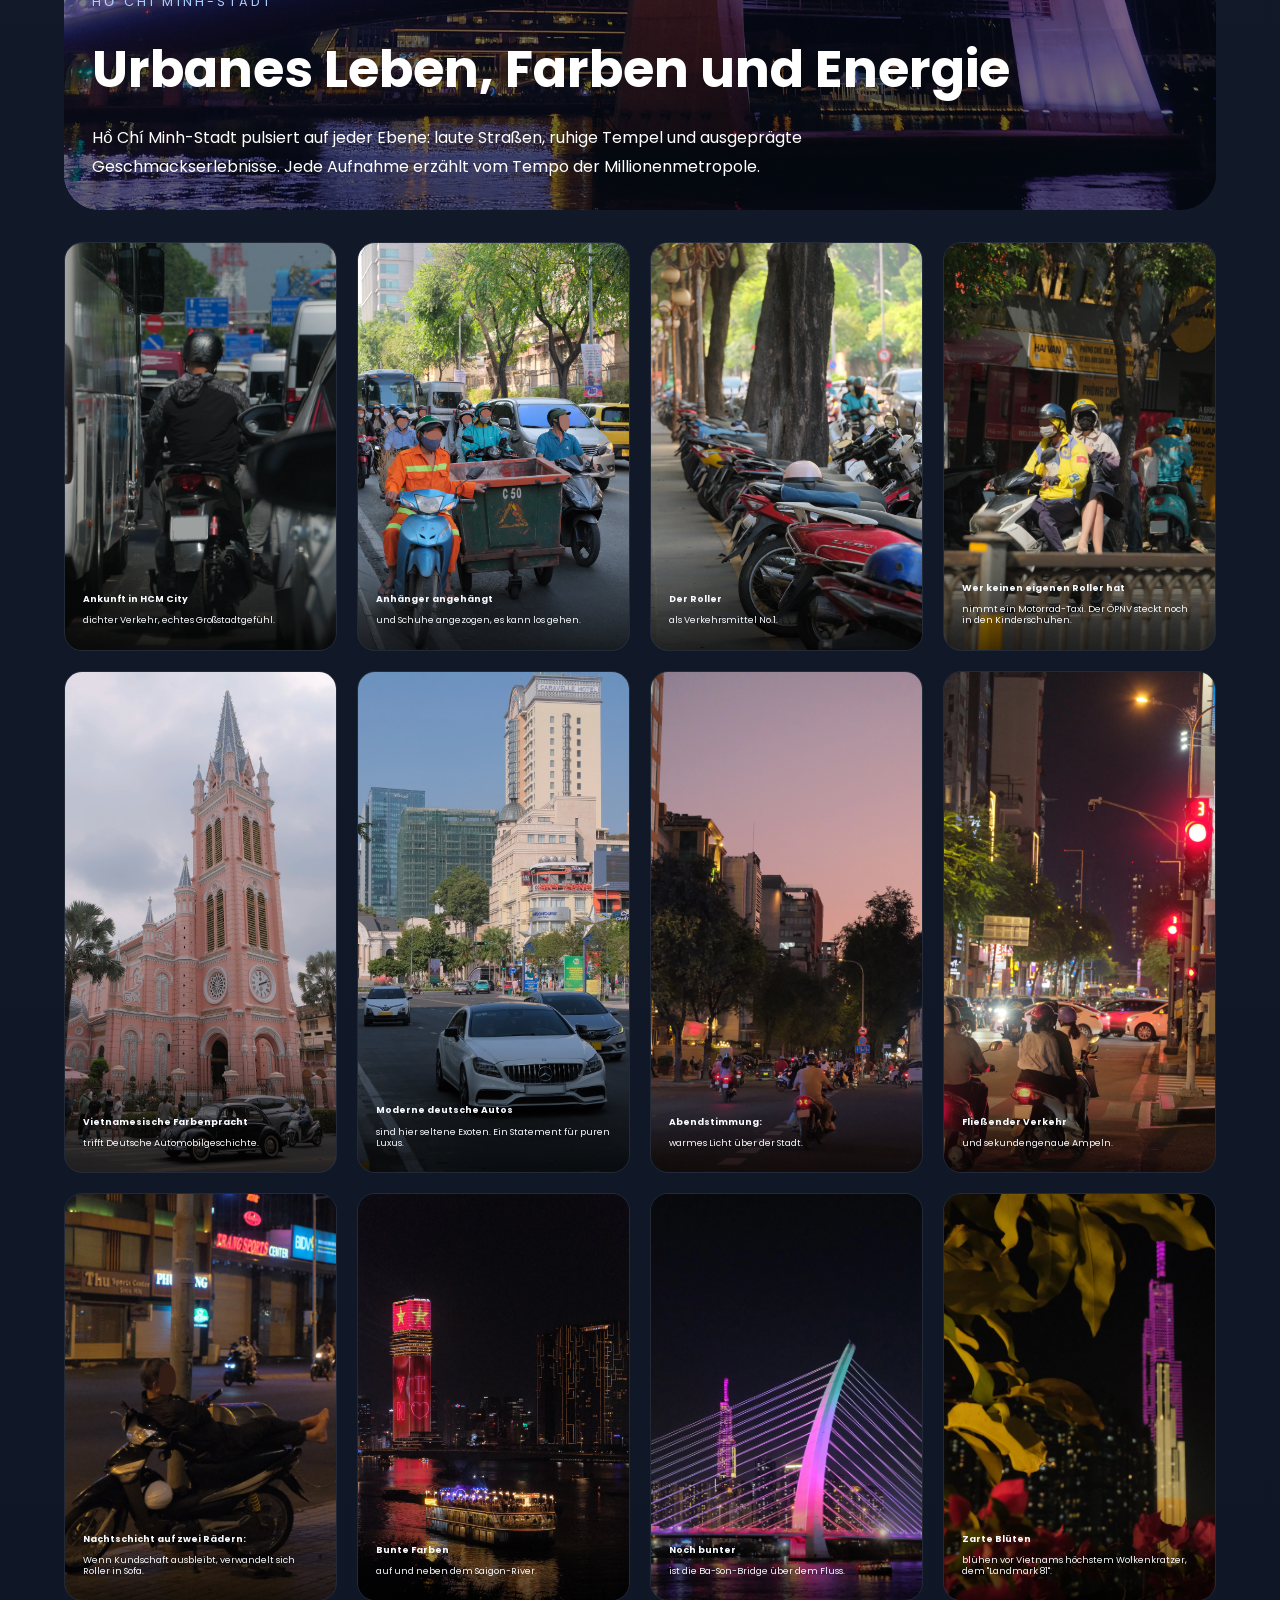
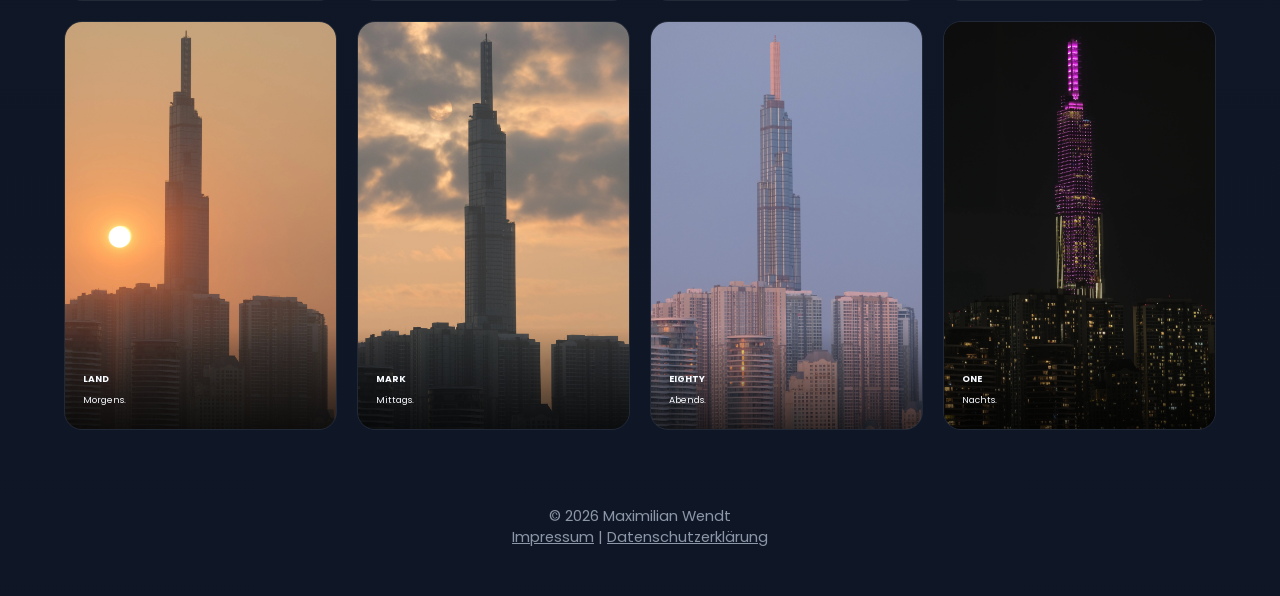
<file: vn/ho-chi-minh-stadt.html>
<!DOCTYPE html>
<html lang="de">
<head>
    <meta charset="UTF-8">
    <meta name="viewport" content="width=device-width, initial-scale=1.0">
    <title>Hồ Chí Minh-Stadt - CASGoesVietnam2026</title>
    <link rel="stylesheet" href="css/style.css">
    <link rel="icon" type="image/png" sizes="32x32" href="icons/favicon-32.png">
    <link rel="icon" type="image/png" sizes="16x16" href="icons/favicon-16.png">
    <link rel="apple-touch-icon" href="icons/apple-touch-icon.png">
    <link rel="icon" href="icons/favicon.ico" type="image/x-icon">
    <link rel="shortcut icon" href="icons/favicon.ico">
</head>
<body>
    <nav class="main-nav">
        <div class="nav-container">
            <div class="logo">CAS<span>GoesVietnam<span>2026</span></div>
            <ul>
                <li><a href="index.html">Start</a></li>
                <li><a href="hanoi.html">Hà Nội</a></li>
                <li><a href="halong-bay.html">Hạ Long Bay</a></li>
                <li><a href="tam-coc.html">Ninh Bình</a></li>
                <li><a href="phong-nha.html">Phong Nha</a></li>
                <li><a href="hoian-danang.html">Hội An & Đà Nẵng</a></li>
                <li><a href="ho-chi-minh-stadt.html" class="active">Hồ Chí Minh-Stadt</a></li>
                
            </ul>
        </div>
    </nav>

    <main>
        <section class="page-hero">
            <img src="images/6%20Saigon/H.webp" alt="Hồ Chí Minh-Stadt bei Nacht">
            <div class="page-hero-copy">
                <p class="eyebrow">Hồ Chí Minh-Stadt</p>
                <h1>Urbanes Leben, Farben und Energie</h1>
                <p>Hồ Chí Minh-Stadt pulsiert auf jeder Ebene: laute Straßen, ruhige Tempel und ausgeprägte Geschmackserlebnisse. Jede Aufnahme erzählt vom Tempo der Millionenmetropole.</p>
            </div>
        </section>

        <section class="gallery-grid">
            <article class="image-card">
                <img src="images/6%20Saigon/1.webp" alt="Straßenszene in Hồ Chí Minh-Stadt" loading="lazy">
                <div class="image-caption"><strong>Ankunft in HCM City</strong> dichter Verkehr, echtes Großstadtgefühl.</div>
            </article>
            <article class="image-card">
                <img src="images/6%20Saigon/2.webp" alt="Markt in Hồ Chí Minh-Stadt" loading="lazy">
                <div class="image-caption"><strong>Anhänger angehängt</strong>
                und Schuhe angezogen, es kann los gehen.</div>
            </article>
            <article class="image-card">
                <img src="images/6%20Saigon/3.webp" alt="Café in Hồ Chí Minh-Stadt" loading="lazy">
                <div class="image-caption"><strong>Der Roller</strong> als
                Verkehrsmittel No.1.</div>
            </article>
            <article class="image-card">
                <img src="images/6%20Saigon/4.webp" alt="Architektur in Hồ Chí Minh-Stadt" loading="lazy">
                <div class="image-caption"><strong>Wer keinen eigenen Roller hat</strong> nimmt ein Motorrad-Taxi.
                Der ÖPNV steckt noch in den Kinderschuhen.</div>
            </article>
            <article class="image-card">
                <img src="images/6%20Saigon/5.webp" alt="Tempel in Hồ Chí Minh-Stadt" loading="lazy">
                <div class="image-caption"><strong>Vietnamesische
                Farbenpracht</strong> trifft Deutsche Automobilgeschichte.</div>
            </article>
            <article class="image-card">
                <img src="images/6%20Saigon/6.webp" alt="Nachtleben in Hồ Chí Minh-Stadt" loading="lazy">
                <div class="image-caption"><strong>Moderne deutsche
                Autos</strong> sind hier seltene Exoten. Ein Statement für puren Luxus.</div>
            </article>
            <article class="image-card">
                <img src="images/6%20Saigon/8.webp" alt="Taxi in Hồ Chí Minh-Stadt" loading="lazy">
                <div class="image-caption"><strong>Abendstimmung:</strong> warmes Licht über der Stadt.</div>
            </article>
            <article class="image-card">
                <img src="images/6%20Saigon/9.webp" alt="Park in Hồ Chí Minh-Stadt" loading="lazy">
                <div class="image-caption"><strong>Fließender Verkehr</strong>
                und sekundengenaue Ampeln.</div>
            </article>
            <article class="image-card">
                <img src="images/6%20Saigon/10.webp" alt="Flussufer in Hồ Chí Minh-Stadt" loading="lazy">
                <div class="image-caption"><strong>Nachtschicht auf zwei Rädern:</strong> Wenn Kundschaft ausbleibt, verwandelt sich Roller in Sofa.</div>
            </article>
            <article class="image-card">
                <img src="images/6%20Saigon/12.webp" alt="Nächte in Hồ Chí Minh-Stadt" loading="lazy">
                <div class="image-caption"><strong>Bunte Farben</strong> auf und
                neben dem Saigon-River.</div>
            </article>
            <article class="image-card">
                <img src="images/6%20Saigon/13.webp" alt="Gebäude in Hồ Chí
                Minh-Stadt" style="object-position: 70% center;" loading="lazy">
                <div class="image-caption"><strong>Noch bunter</strong> ist die
                Ba-Son-Bridge über dem Fluss.</div>
            </article>
            <article class="image-card">
                <img src="images/6%20Saigon/11.webp" alt="Straßenszene in Hồ Chí Minh-Stadt" loading="lazy">
                <div class="image-caption"><strong>Zarte Blüten</strong> blühen vor
                Vietnams höchstem Wolkenkratzer, dem "Landmark 81".</div>
            </article>
            <article class="image-card">
                <img src="images/6%20Saigon/20.webp" alt="Mopedfahrer in Hồ Chí Minh-Stadt" loading="lazy">
                <div class="image-caption"><strong>LAND</strong> Morgens.</div>
            </article>
            <article class="image-card">
                <img src="images/6%20Saigon/24.webp" alt="Markt in Hồ Chí Minh-Stadt" loading="lazy">
                <div class="image-caption"><strong>MARK</strong> Mittags.</div>
            </article>
            <article class="image-card">
                <img src="images/6%20Saigon/22.webp" alt="Licht in Hồ Chí Minh-Stadt" loading="lazy">
                <div class="image-caption"><strong>EIGHTY</strong> Abends.
                </div>
            </article>
            <article class="image-card">
                <img src="images/6%20Saigon/23.webp" alt="Gasse in Hồ Chí Minh-Stadt" loading="lazy">
                <div class="image-caption"><strong>ONE</strong> Nachts.</div>
            </article>
        </section>
    </main>

    <footer>
        <p>&copy; 2026 Maximilian Wendt</p>
        <p><a href="impressum.html">Impressum</a> | <a href="datenschutz.html">Datenschutzerklärung</a></p>
    </footer>
    <script src="js/script.js"></script>
</body>
</html>
</file>
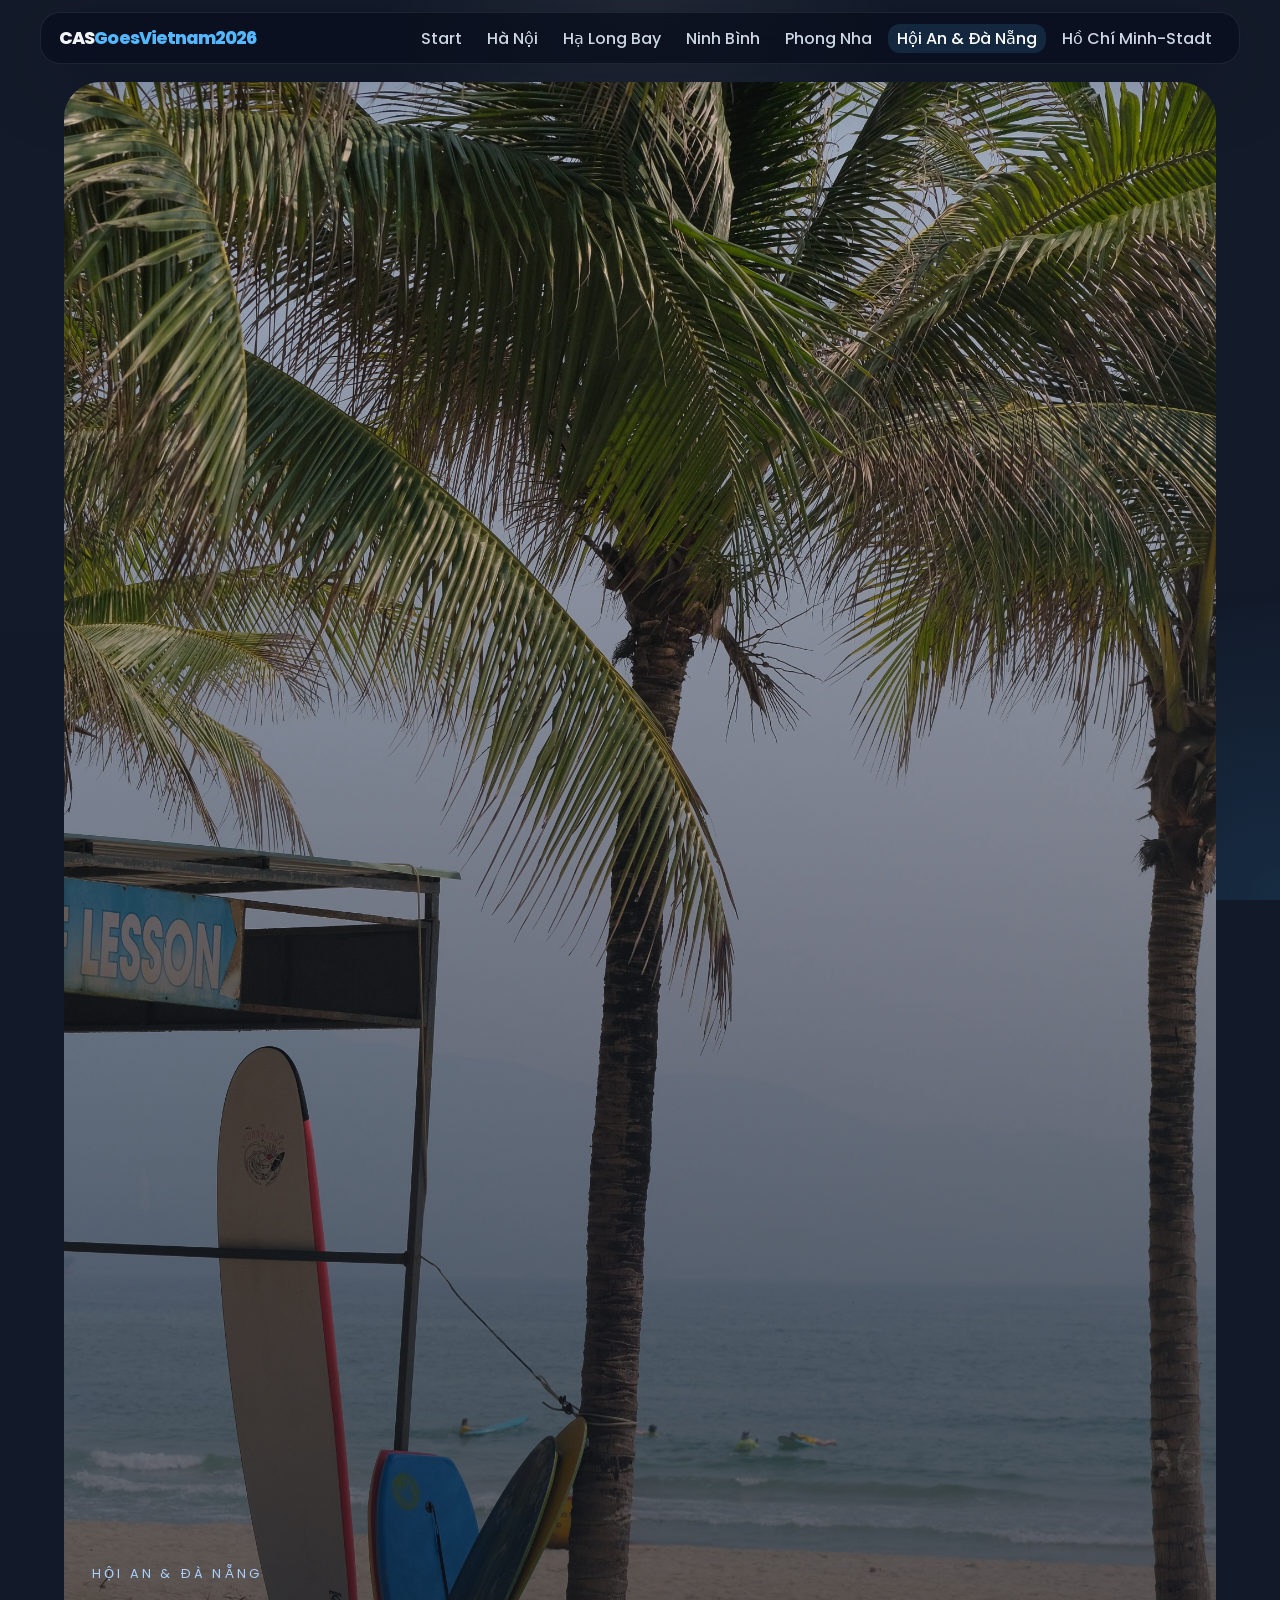
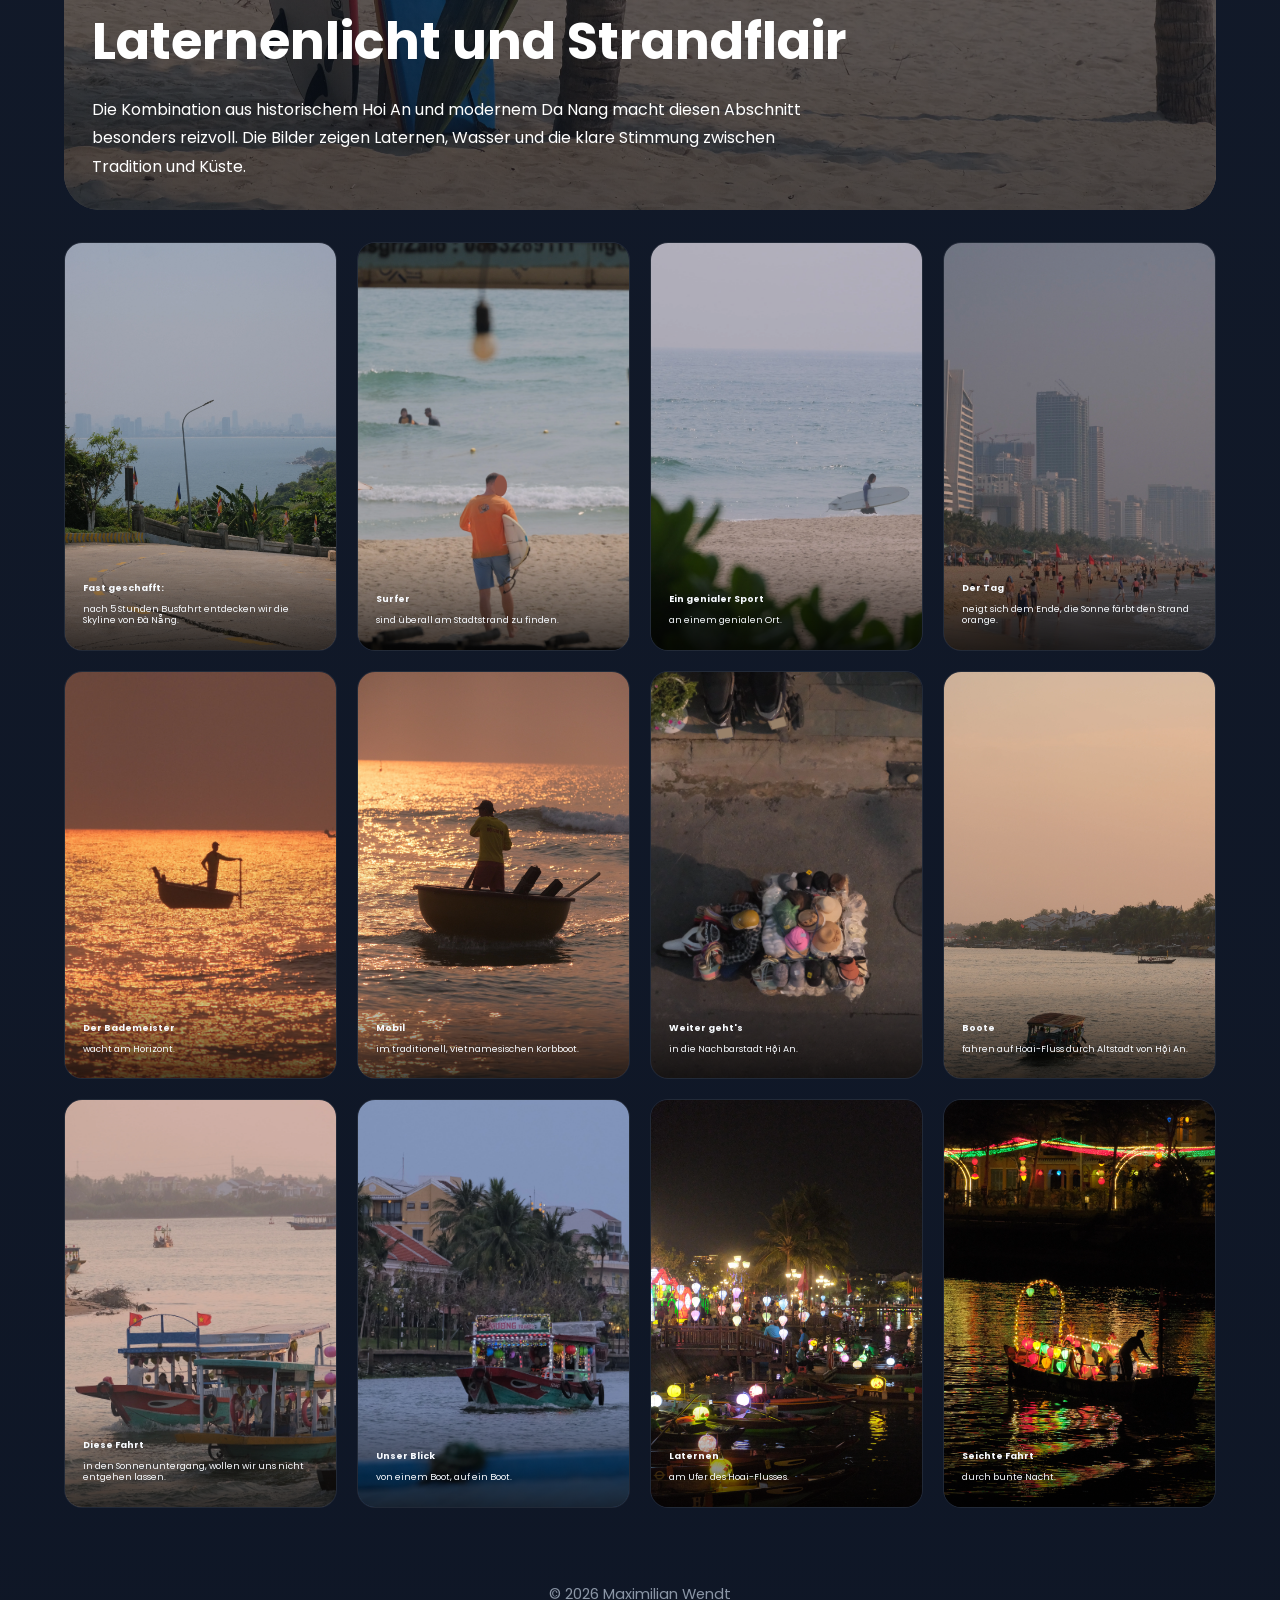
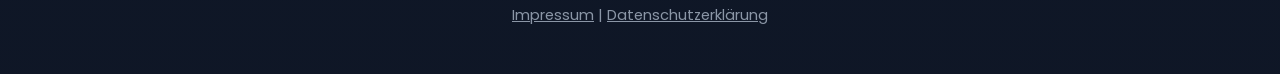
<file: vn/hoian-danang.html>
<!DOCTYPE html>
<html lang="de">
<head>
    <meta charset="UTF-8">
    <meta name="viewport" content="width=device-width, initial-scale=1.0">
    <title>Hội An & Đà Nẵng - CASGoesVietnam2026</title>
    <link rel="stylesheet" href="css/style.css">
    <link rel="icon" type="image/png" sizes="32x32" href="icons/favicon-32.png">
    <link rel="icon" type="image/png" sizes="16x16" href="icons/favicon-16.png">
    <link rel="apple-touch-icon" href="icons/apple-touch-icon.png">
    <link rel="icon" href="icons/favicon.ico" type="image/x-icon">
    <link rel="shortcut icon" href="icons/favicon.ico">
</head>
<body>
    <nav class="main-nav">
        <div class="nav-container">
            <div class="logo">CAS<span>GoesVietnam<span>2026</span></div>
            <ul>
                <li><a href="index.html">Start</a></li>
                <li><a href="hanoi.html">Hà Nội</a></li>
                <li><a href="halong-bay.html">Hạ Long Bay</a></li>
                <li><a href="tam-coc.html">Ninh Bình</a></li>
                <li><a href="phong-nha.html">Phong Nha</a></li>
                <li><a href="hoian-danang.html" class="active">Hội An & Đà Nẵng</a></li>
                <li><a href="ho-chi-minh-stadt.html">Hồ Chí Minh-Stadt</a></li>
                
            </ul>
        </div>
    </nav>

    <main>
        <section class="page-hero">
            <img src="images/5%20Hoi%20An/H.webp" alt="Hoi An und Da Nang Landschaft">
            <div class="page-hero-copy">
                <p class="eyebrow">Hội An & Đà Nẵng</p>
                <h1>Laternenlicht und Strandflair</h1>
                <p>Die Kombination aus historischem Hoi An und modernem Da Nang macht diesen Abschnitt besonders reizvoll. Die Bilder zeigen Laternen, Wasser und die klare Stimmung zwischen Tradition und Küste.</p>
            </div>
        </section>

        <section class="gallery-grid">
            <article class="image-card">
                <img src="images/5%20Hoi%20An/1.webp" alt="Laternen in Hoi An" loading="lazy">
                <div class="image-caption"><strong>Fast geschafft:</strong> nach
                5 Stunden Busfahrt entdecken wir die Skyline von Đà Nẵng.</div>
            </article>
            <article class="image-card">
                <img src="images/5%20Hoi%20An/3.webp" alt="Altstadt Hoi An" loading="lazy">
                <div class="image-caption"><strong>Surfer</strong> sind überall
                am Stadtstrand zu finden.</div>
            </article>
            <article class="image-card">
                <img src="images/5%20Hoi%20An/2.webp" alt="Fluss in Hoi An" loading="lazy">
                <div class="image-caption"><strong>Ein genialer Sport</strong>
                an einem genialen Ort.</div>
            </article>
            <article class="image-card">
                <img src="images/5%20Hoi%20An/4.webp" alt="Markt in Hoi An" loading="lazy">
                <div class="image-caption"><strong>Der Tag</strong> neigt sich
                dem Ende, die Sonne färbt den Strand orange.</div>
            </article>
            <article class="image-card">
                <img src="images/5%20Hoi%20An/5.webp" alt="Küste in Da Nang" loading="lazy">
                <div class="image-caption"><strong>Der Bademeister</strong>
                wacht am Horizont.</div>
            </article>
            <article class="image-card">
                <img src="images/5%20Hoi%20An/6.webp" alt="Brücke in Da Nang" loading="lazy">
                <div class="image-caption"><strong>Mobil</strong> im
                traditionell, vietnamesischen Korbboot.</div>
            </article>
            <article class="image-card">
                <img src="images/5%20Hoi%20An/7.webp" alt="Strand in Da Nang" loading="lazy">
                <div class="image-caption"><strong>Weiter geht's</strong> in die
               Nachbarstadt Hội An.</div>
            </article>
            <article class="image-card">
                <img src="images/5%20Hoi%20An/9.webp" alt="Café in Hoi An"
                loading="lazy ">
                <div class="image-caption"><strong>Boote</strong> fahren auf
                Hoai-Fluss durch Altstadt von Hội An.</div>
            </article>
            <article class="image-card">
                <img src="images/5%20Hoi%20An/10.webp" alt="Details in Hội An" loading="lazy">
                <div class="image-caption"><strong>Diese Fahrt</strong> in den
                Sonnenuntergang, wollen wir uns nicht entgehen lassen.</div>
            </article>
            <article class="image-card">
                <img src="images/5%20Hoi%20An/11.webp" alt="Fassade in Hội An" loading="lazy">
                <div class="image-caption"><strong>Unser Blick</strong> von
                einem Boot, auf ein Boot.</div>
            </article>
            <article class="image-card">
                <img src="images/5%20Hoi%20An/12.webp" alt="Gassen in Hội An" loading="lazy">
                <div class="image-caption"><strong>Laternen</strong> am Ufer des Hoai-Flusses.</div>
            </article>
            <article class="image-card">
                <img src="images/5%20Hoi%20An/13.webp" alt="Häuser in Hội An" loading="lazy">
                <div class="image-caption"><strong>Seichte Fahrt</strong> durch
                bunte Nacht.</div>
            </article>
        </section>
    </main>

    <footer>
        <p>&copy; 2026 Maximilian Wendt</p>
        <p><a href="impressum.html">Impressum</a> | <a href="datenschutz.html">Datenschutzerklärung</a></p>
    </footer>
    <script src="js/script.js"></script>
</body>
</html>
</file>
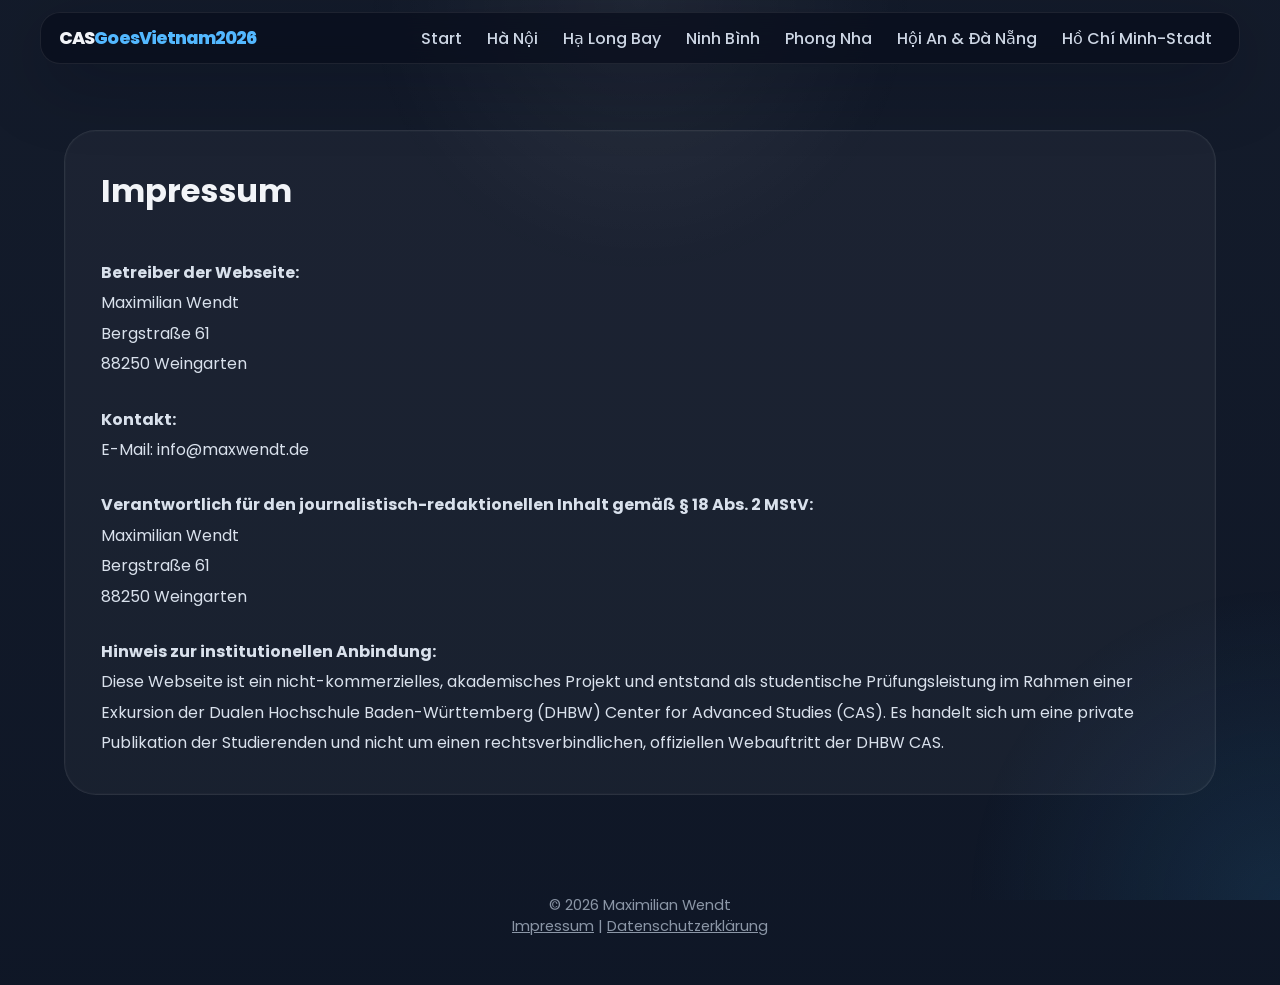
<file: vn/impressum.html>
<!DOCTYPE html>
<html lang="de">
<head>
    <meta charset="UTF-8">
    <meta name="viewport" content="width=device-width, initial-scale=1.0">
    <title>Impressum - CASGoesVietnam2026</title>
    <link rel="stylesheet" href="css/style.css">
    <link rel="icon" type="image/png" sizes="32x32" href="icons/favicon-32.png">
    <link rel="icon" type="image/png" sizes="16x16" href="icons/favicon-16.png">
    <link rel="apple-touch-icon" href="icons/apple-touch-icon.png">
    <link rel="icon" href="icons/favicon.ico" type="image/x-icon">
    <link rel="shortcut icon" href="icons/favicon.ico">
</head>
<body>
    <nav class="main-nav">
        <div class="nav-container">
            <div class="logo">CAS<span>GoesVietnam<span>2026</span></div>
            <ul>
                <li><a href="index.html">Start</a></li>
                <li><a href="hanoi.html">Hà Nội</a></li>
                <li><a href="halong-bay.html">Hạ Long Bay</a></li>
                <li><a href="tam-coc.html">Ninh Bình</a></li>
                <li><a href="phong-nha.html">Phong Nha</a></li>
                <li><a href="hoian-danang.html">Hội An & Đà Nẵng</a></li>
                <li><a href="ho-chi-minh-stadt.html">Hồ Chí Minh-Stadt</a></li>
            </ul>
        </div>
    </nav>

    <main>
        <section class="intro-panel">
            <div>
                <h1>Impressum</h1><br>

                <p><strong>Betreiber der Webseite:</strong><br>
                Maximilian Wendt<br>
                Bergstraße 61<br>
                88250 Weingarten</p> <br>

                <p><strong>Kontakt:</strong><br>
                E-Mail: info@maxwendt.de</p><br>

                <p><strong>Verantwortlich für den journalistisch-redaktionellen Inhalt gemäß § 18 Abs. 2 MStV:</strong><br>
                Maximilian Wendt<br>
                Bergstraße 61<br>
                88250 Weingarten</p> <br>

                <p><strong>Hinweis zur institutionellen Anbindung:</strong><br>
                Diese Webseite ist ein nicht-kommerzielles, akademisches Projekt und entstand als studentische Prüfungsleistung im Rahmen einer Exkursion der Dualen Hochschule Baden-Württemberg (DHBW) Center for Advanced Studies (CAS). Es handelt sich um eine private Publikation der Studierenden und nicht um einen rechtsverbindlichen, offiziellen Webauftritt der DHBW CAS.</p>
            </div>
        </section>
    </main>

    <footer>
        <p>&copy; 2026 Maximilian Wendt</p>
        <p><a href="impressum.html">Impressum</a> | <a href="datenschutz.html">Datenschutzerklärung</a></p>
    </footer>
</body>
</html>
</file>
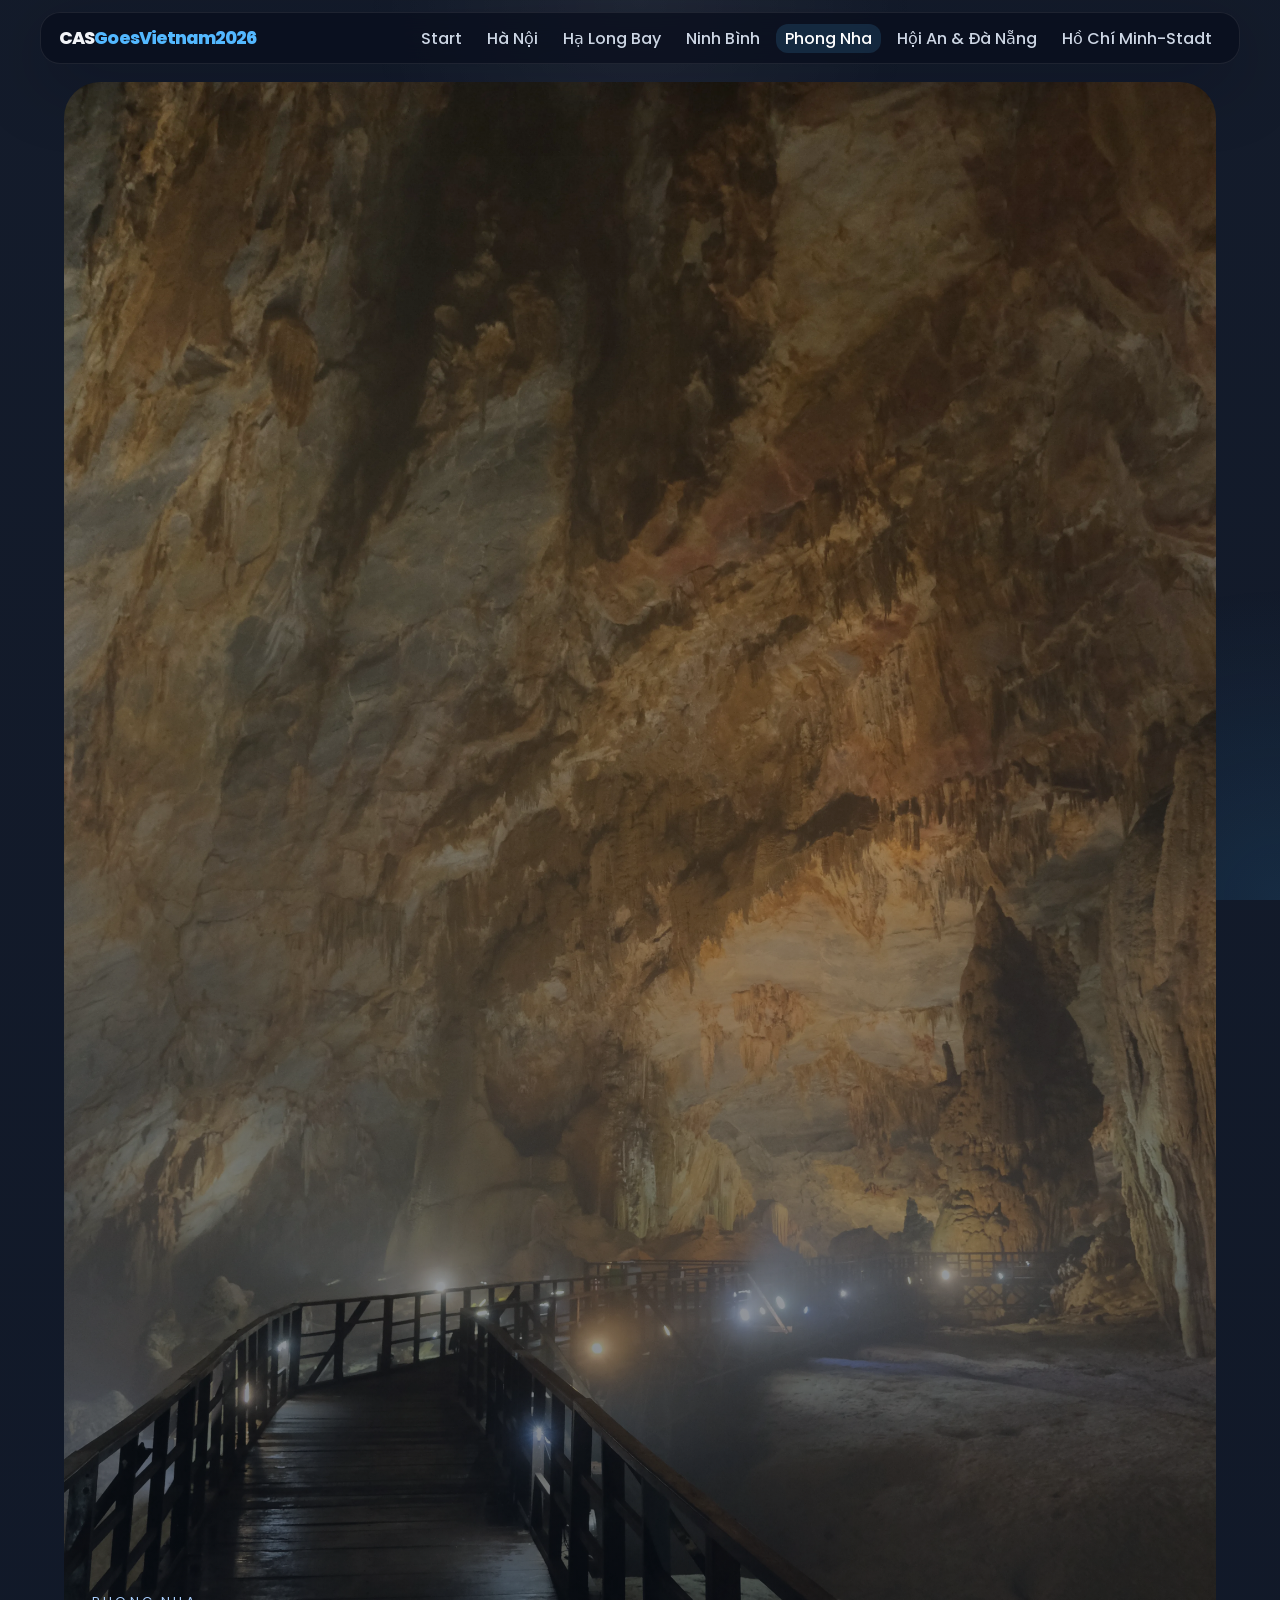
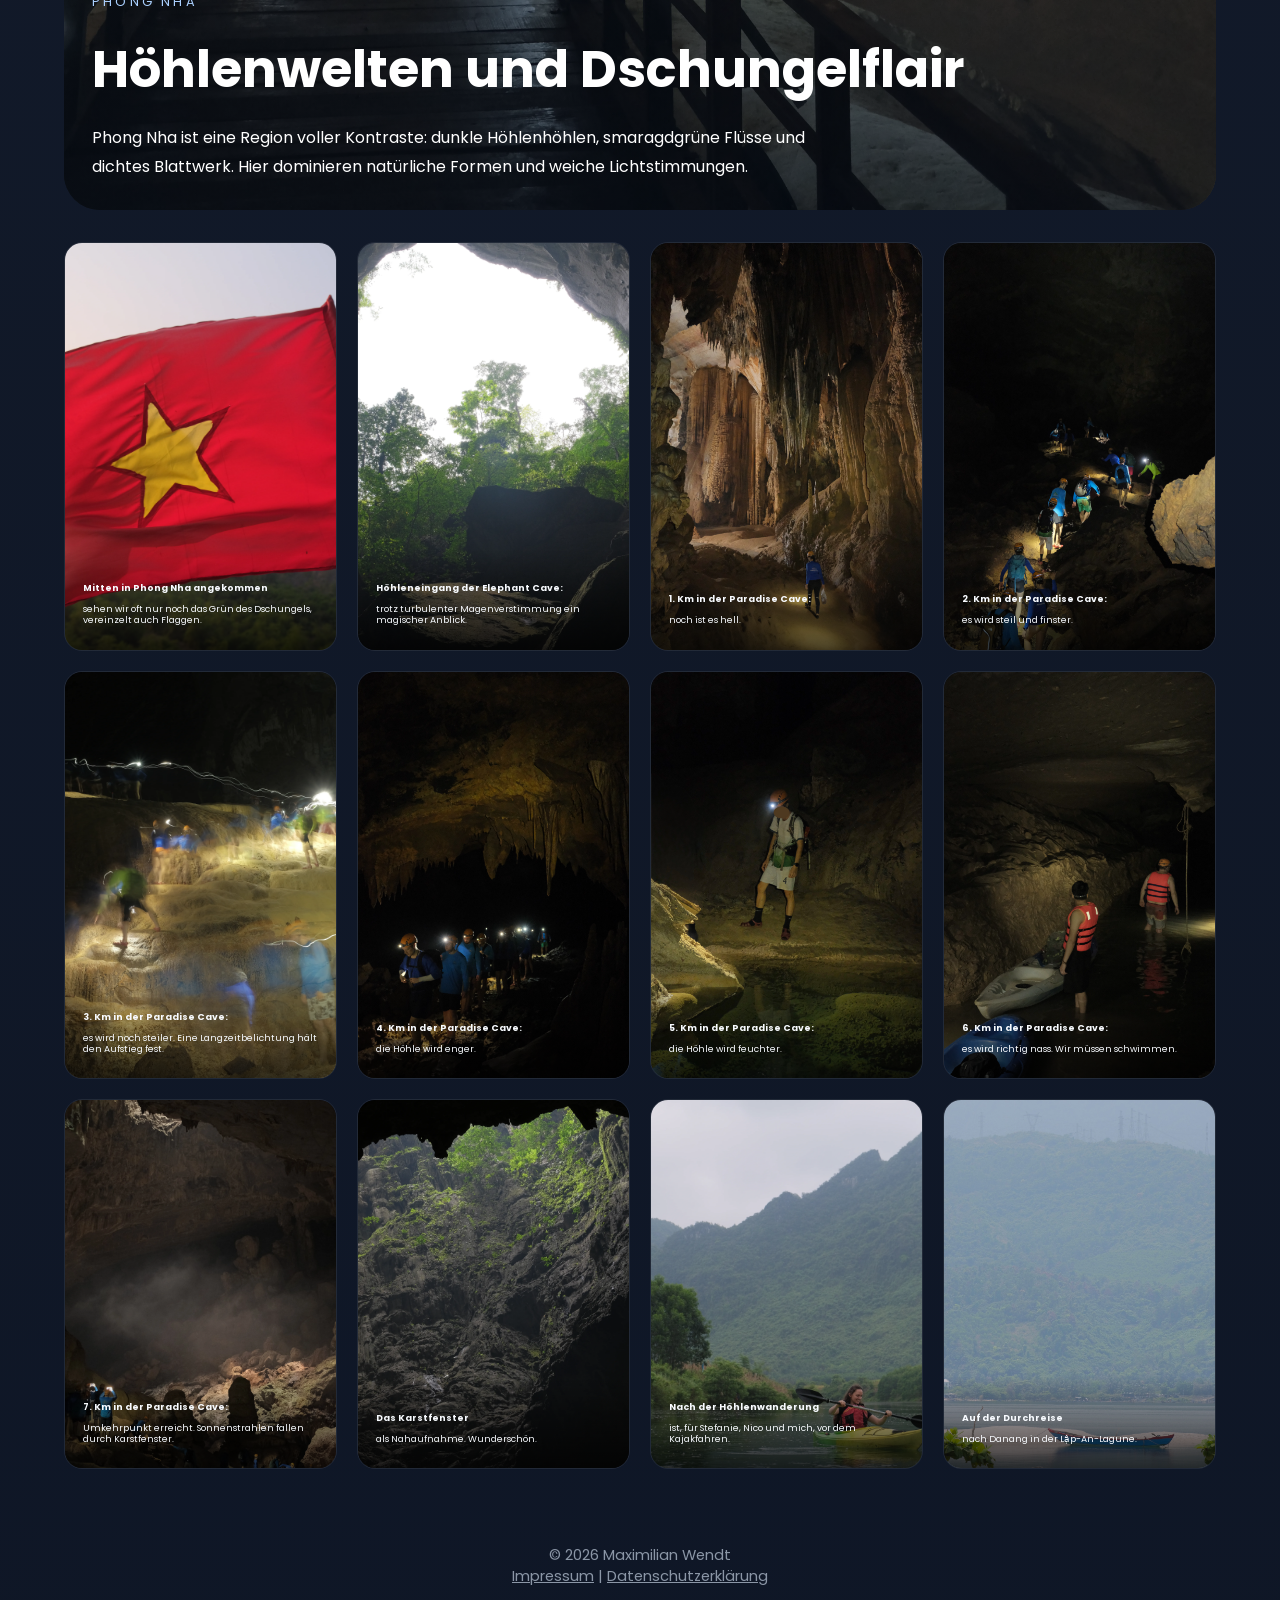
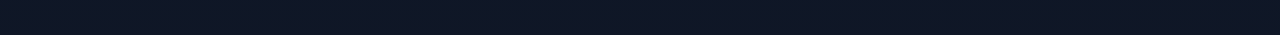
<file: vn/phong-nha.html>
<!DOCTYPE html>
<html lang="de">
<head>
    <meta charset="UTF-8">
    <meta name="viewport" content="width=device-width, initial-scale=1.0">
    <title>Phong Nha - CASGoesVietnam2026</title>
    <link rel="stylesheet" href="css/style.css">
    <link rel="icon" type="image/png" sizes="32x32" href="icons/favicon-32.png">
    <link rel="icon" type="image/png" sizes="16x16" href="icons/favicon-16.png">
    <link rel="apple-touch-icon" href="icons/apple-touch-icon.png">
    <link rel="icon" href="icons/favicon.ico" type="image/x-icon">
    <link rel="shortcut icon" href="icons/favicon.ico">
</head>
<body>
    <nav class="main-nav">
        <div class="nav-container">
            <div class="logo">CAS<span>GoesVietnam<span>2026</span></div>
            <ul>
                <li><a href="index.html">Start</a></li>
                <li><a href="hanoi.html">Hà Nội</a></li>
                <li><a href="halong-bay.html">Hạ Long Bay</a></li>
                <li><a href="tam-coc.html">Ninh Bình</a></li>
                <li><a href="phong-nha.html" class="active">Phong Nha</a></li>
                <li><a href="hoian-danang.html">Hội An & Đà Nẵng</a></li>
                <li><a href="ho-chi-minh-stadt.html">Hồ Chí Minh-Stadt</a></li>
                
            </ul>
        </div>
    </nav>

    <main>
        <section class="page-hero">
            <img src="images/4%20Phong%20Nha/H.webp" alt="Höhle in Phong Nha">
            <div class="page-hero-copy">
                <p class="eyebrow">Phong Nha</p>
                <h1>Höhlenwelten und Dschungelflair</h1>
                <p>Phong Nha ist eine Region voller Kontraste: dunkle Höhlenhöhlen, smaragdgrüne Flüsse und dichtes Blattwerk. Hier dominieren natürliche Formen und weiche Lichtstimmungen.</p>
            </div>
        </section>

        <section class="gallery-grid">
            <article class="image-card">
                <img src="images/4%20Phong%20Nha/10.webp" alt="Höhle in Phong Nha" loading="lazy">
                <div class="image-caption"><strong>Mitten in Phong Nha angekommen</strong>
                sehen wir oft nur noch das Grün des Dschungels, vereinzelt auch Flaggen.</div>
            </article>
            <article class="image-card">
                <img src="images/4%20Phong%20Nha/11.webp" alt="Wasserfall in Phong Nha" loading="lazy">
                <div class="image-caption"><strong>Höhleneingang der Elephant
                Cave:</strong> trotz turbulenter Magenverstimmung ein magischer Anblick.</div>
            </article>
            <article class="image-card">
                <img src="images/4%20Phong%20Nha/12.webp" alt="Brücke in Phong Nha" loading="lazy">
                <div class="image-caption"><strong>1. Km in der Paradise Cave:</strong> noch ist es hell.</div>
            </article>
            <article class="image-card">
                <img src="images/4%20Phong%20Nha/13.webp" alt="Grüne Berglandschaft in Phong Nha" loading="lazy">
                <div class="image-caption"><strong>2. Km in der Paradise
                Cave:</strong> es wird steil und finster.</div>
            </article>
            <article class="image-card">
                <img src="images/4%20Phong%20Nha/15.webp" alt="Waldweg in Phong Nha" loading="lazy">
                <div class="image-caption"><strong>3. Km in der Paradise
                Cave:</strong> es wird noch steiler. Eine Langzeitbelichtung
                hält den Aufstieg fest.</div>
            </article>
            <article class="image-card">
                <img src="images/4%20Phong%20Nha/14.webp" alt="Dschungeloberfläche in Phong Nha" loading="lazy">
                <div class="image-caption"><strong>4. Km in der Paradise
                Cave:</strong> die Höhle wird enger.</div>
            </article>
            <article class="image-card">
                <img src="images/4%20Phong%20Nha/17.webp" alt="Felsformation in Phong Nha" loading="lazy">
                <div class="image-caption"><strong>5. Km in der Paradise
                Cave:</strong> die Höhle wird feuchter.</div>
            </article>
            <article class="image-card">
                <img src="images/4%20Phong%20Nha/18.webp" alt="Uferlandschaft in Phong Nha" loading="lazy">
                <div class="image-caption"><strong>6. Km in der Paradise
                Cave:</strong> es wird richtig nass. Wir müssen schwimmen.</div>
            </article>
            <article class="image-card">
                <img src="images/4%20Phong%20Nha/19.webp" alt="Licht in Phong Nha" loading="lazy">
                <div class="image-caption"><strong>7. Km in der Paradise
                Cave:</strong> Umkehrpunkt erreicht. Sonnenstrahlen
                fallen durch Karstfenster. </div>
            </article>
            <article class="image-card">
                <img src="images/4%20Phong%20Nha/20.webp" alt="Felsen und Vegetation in Phong Nha" loading="lazy">
                <div class="image-caption"><strong>Das Karstfenster</strong>
                als Nahaufnahme. Wunderschön.</div>
            </article>
            <article class="image-card">
                <img src="images/4%20Phong%20Nha/21.webp" alt="Ruhige Flusslandschaft in Phong Nha" loading="lazy">
                <div class="image-caption"><strong>Nach der
                Höhlenwanderung</strong> ist, für Stefanie, Nico und mich, vor dem Kajakfahren.</div>

            </article>
            <article class="image-card">
                <img src="images/4%20Phong%20Nha/22.webp" alt="Dschungelpfad in
                Phong Nha" loading="lazy">
                <div class="image-caption"><strong>Auf der Durchreise</strong>
                nach Danang in der Lập-An-Lagune.</div>
            </article>
        </section>
    </main>

    <footer>
        <p>&copy; 2026 Maximilian Wendt</p>
        <p><a href="impressum.html">Impressum</a> | <a href="datenschutz.html">Datenschutzerklärung</a></p>
    </footer>
    <script src="js/script.js"></script>
</body>
</html>
</file>
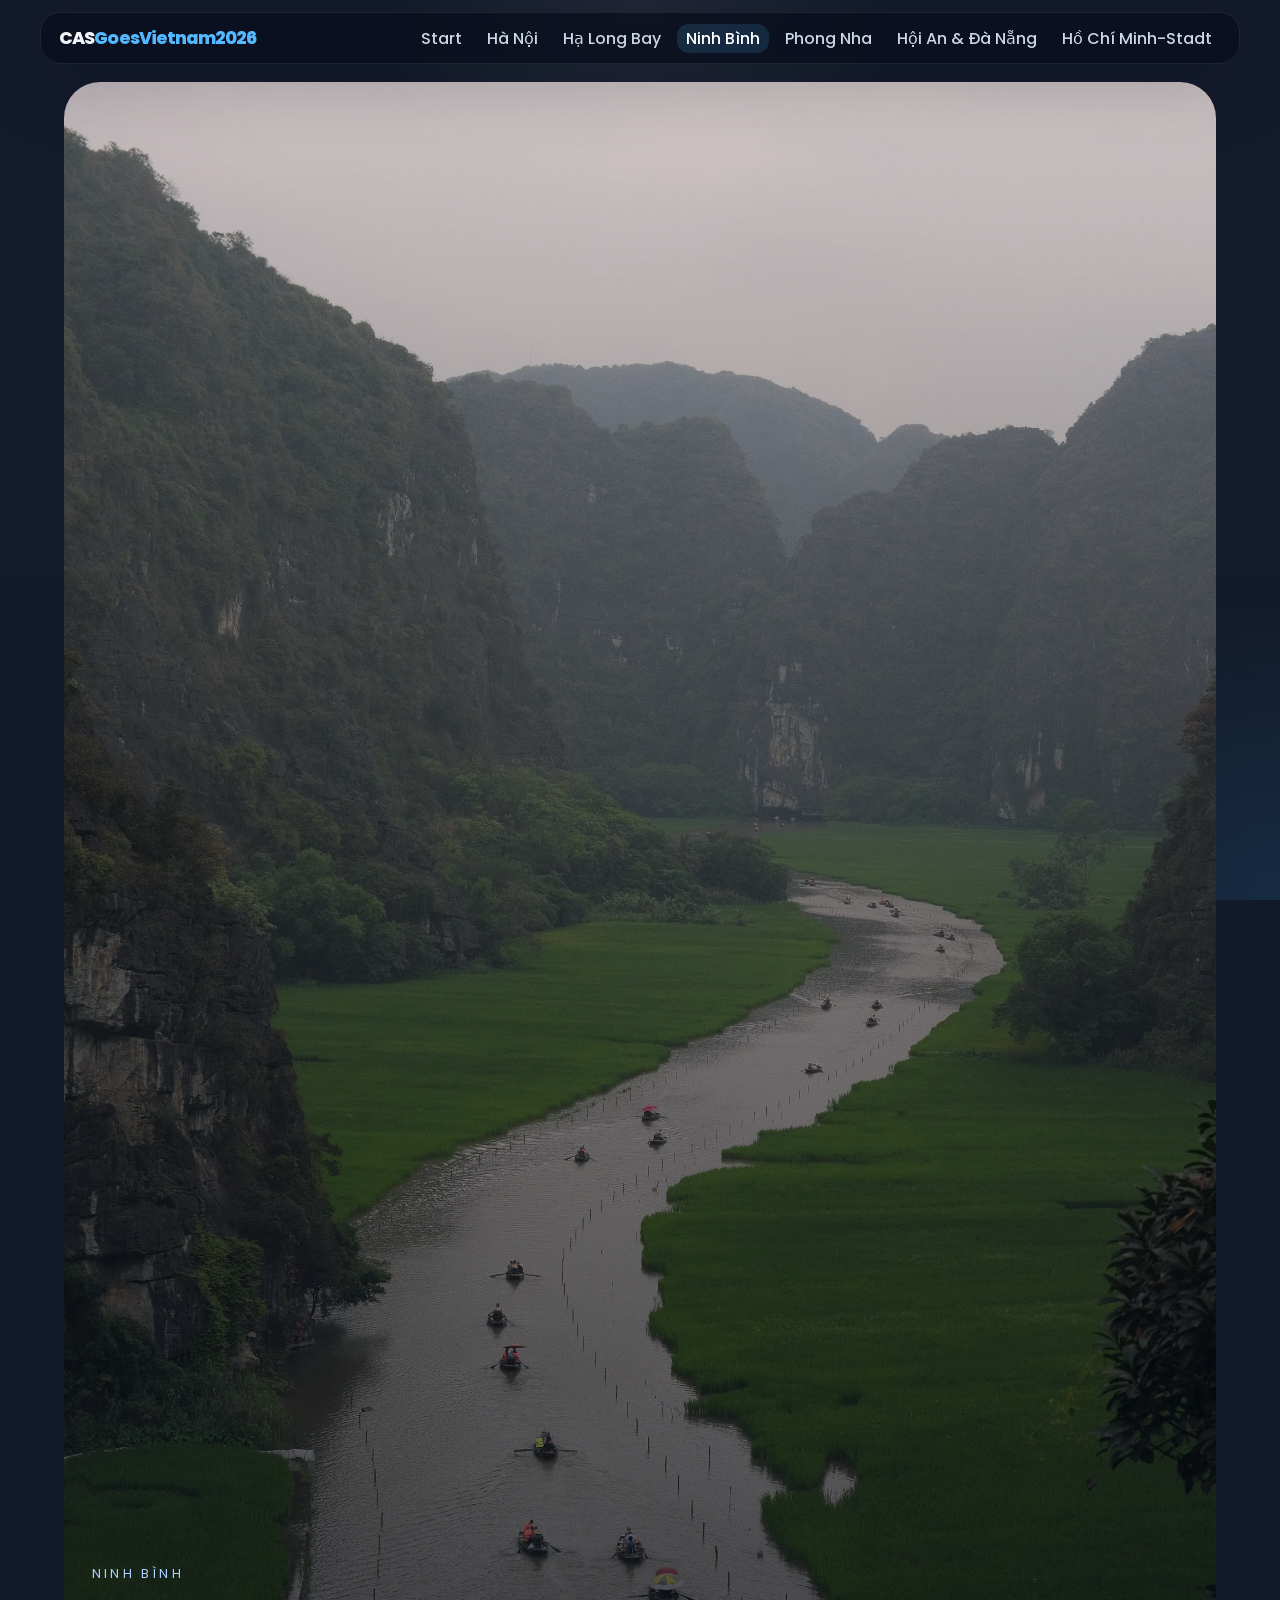
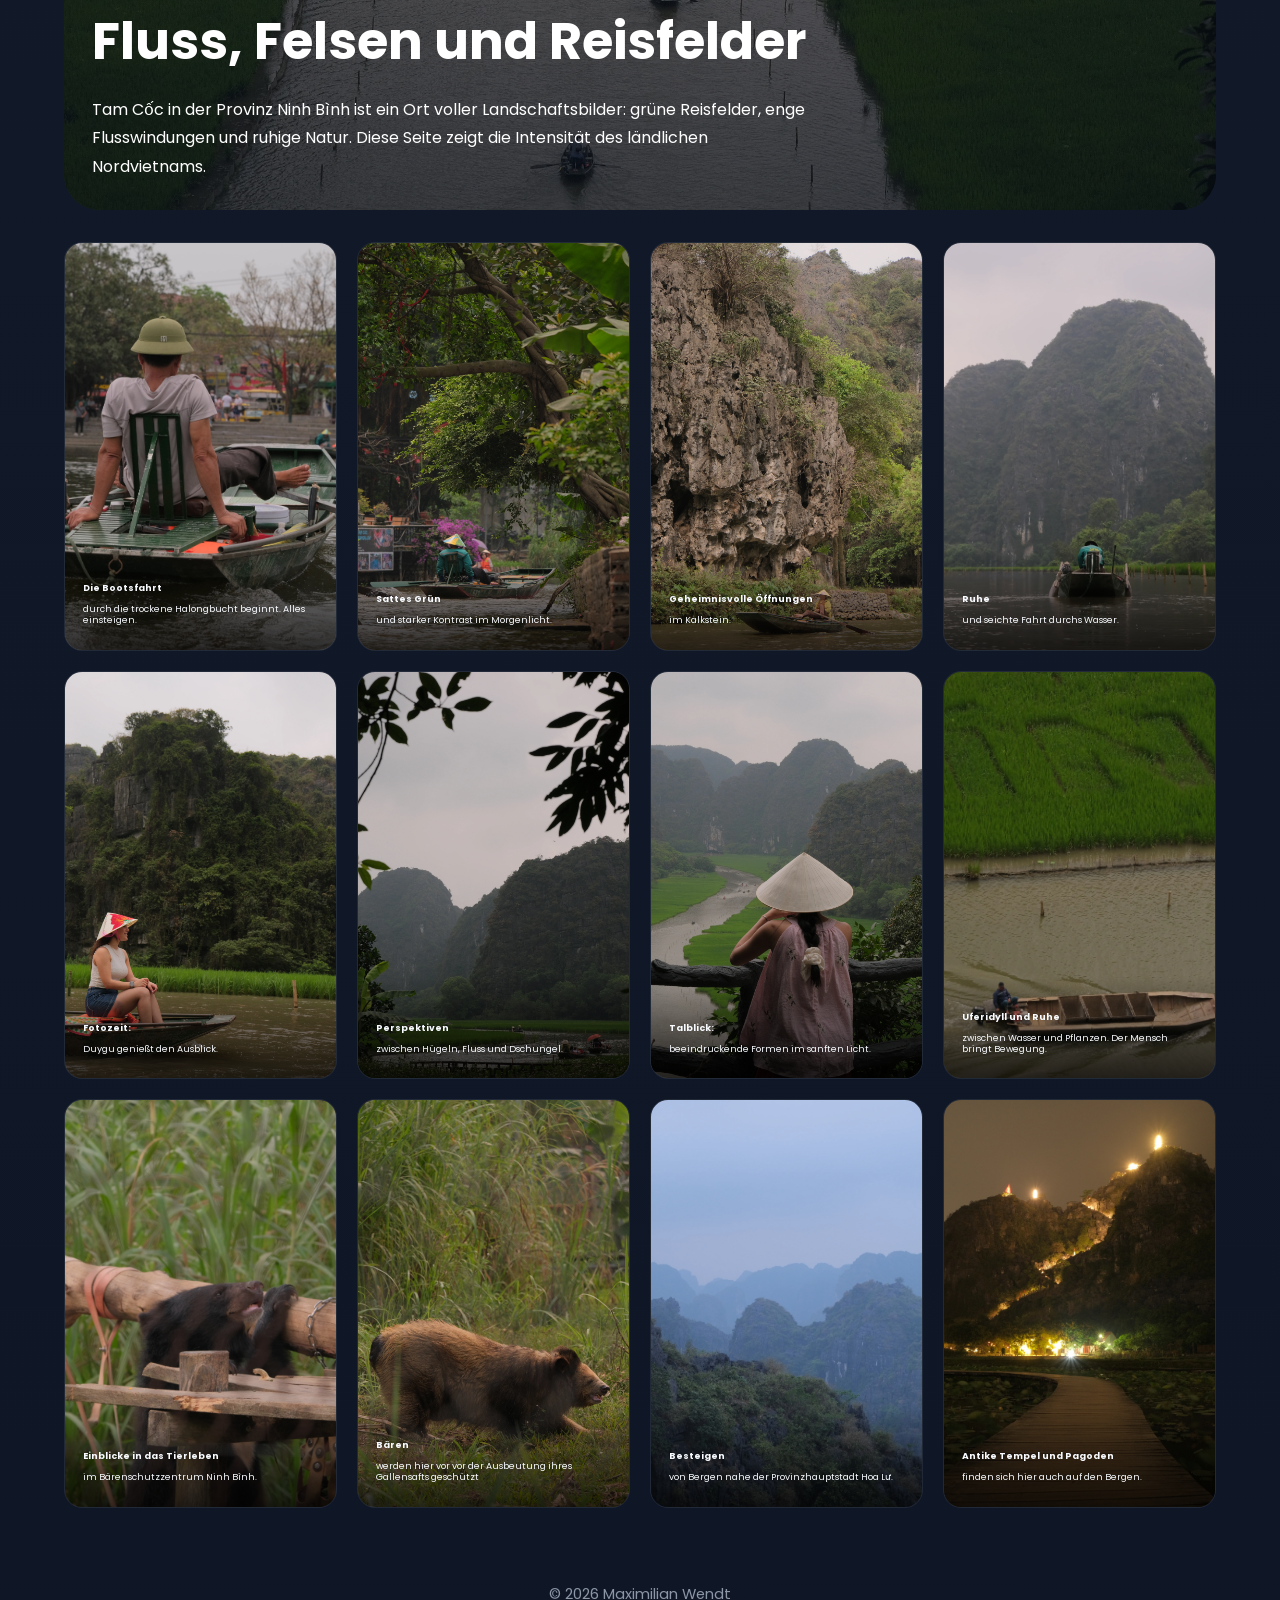
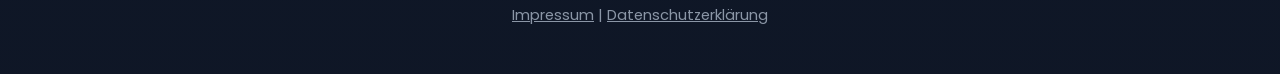
<file: vn/tam-coc.html>
<!DOCTYPE html>
<html lang="de">
<head>
    <meta charset="UTF-8">
    <meta name="viewport" content="width=device-width, initial-scale=1.0">
    <title>Ninh Bình - CASGoesVietnam2026</title>
    <link rel="stylesheet" href="css/style.css">
    <link rel="icon" type="image/png" sizes="32x32" href="icons/favicon-32.png">
    <link rel="icon" type="image/png" sizes="16x16" href="icons/favicon-16.png">
    <link rel="apple-touch-icon" href="icons/apple-touch-icon.png">
    <link rel="icon" href="icons/favicon.ico" type="image/x-icon">
    <link rel="shortcut icon" href="icons/favicon.ico">
</head>
<body>
    <nav class="main-nav">
        <div class="nav-container">
            <div class="logo">CAS<span>GoesVietnam<span>2026</span></div>
            <ul>
                <li><a href="index.html">Start</a></li>
                <li><a href="hanoi.html">Hà Nội</a></li>
                <li><a href="halong-bay.html">Hạ Long Bay</a></li>
                <li><a href="tam-coc.html" class="active">Ninh Bình</a></li>
                <li><a href="phong-nha.html">Phong Nha</a></li>
                <li><a href="hoian-danang.html">Hội An & Đà Nẵng</a></li>
                <li><a href="ho-chi-minh-stadt.html">Hồ Chí Minh-Stadt</a></li>
                
            </ul>
        </div>
    </nav>

    <main>
        <section class="page-hero">
            <img src="images/3%20Ninh%20Binh/H.webp" alt="Flusslandschaft in Tam Coc">
            <div class="page-hero-copy">
                <p class="eyebrow">Ninh Bình</p>
                <h1>Fluss, Felsen und Reisfelder</h1>
                <p>Tam Cốc in der Provinz Ninh Bình ist ein Ort voller Landschaftsbilder: grüne Reisfelder, enge Flusswindungen und ruhige Natur. Diese Seite zeigt die Intensität des ländlichen Nordvietnams.</p>
            </div>
        </section>

        <section class="gallery-grid">
            <article class="image-card">
                <img src="images/3%20Ninh%20Binh/1.webp" alt="Bootsfahrt in Tam Coc" loading="lazy">
                <div class="image-caption"><strong>Die Bootsfahrt</strong> durch
                die trockene Halongbucht beginnt. Alles einsteigen.</div>
            </article>
            <article class="image-card">
                <img src="images/3%20Ninh%20Binh/2.webp" alt="Reisfelder in Tam Coc" loading="lazy">
                <div class="image-caption"><strong>Sattes Grün</strong>
                und starker Kontrast im Morgenlicht.</div>
            </article>
            <article class="image-card">
                <img src="images/3%20Ninh%20Binh/3.webp" alt="Höhleneingang in Tam Coc" loading="lazy">
                <div class="image-caption"><strong>Geheimnisvolle Öffnungen</strong> im Kalkstein.</div>
            </article>
            <article class="image-card">
                <img src="images/3%20Ninh%20Binh/4.webp" alt="Morgennebel in Tam
                Coc" style="object-position: 80% center;" loading="lazy">
                <div class="image-caption"><strong>Ruhe</strong> und seichte
                Fahrt durchs Wasser.</div>
            </article>
            <article class="image-card">
                <img src="images/3%20Ninh%20Binh/5.webp" alt="Fischer in Tam Coc" loading="lazy">
                <div class="image-caption"><strong>Fotozeit:</strong> Duygu genießt den Ausblick.</div>
            </article>
            <article class="image-card">
                <img src="images/3%20Ninh%20Binh/6.webp" alt="Tal in Tam Coc" loading="lazy">
                <div class="image-caption"><strong>Perspektiven</strong>
                zwischen Hügeln, Fluss und Dschungel.</div>
            </article>
            <article class="image-card">
                <img src="images/3%20Ninh%20Binh/7.webp" alt="Kalksteinfelsen in Tam Coc" loading="lazy">
                <div class="image-caption"><strong>Talblick:</strong> beeindruckende Formen im sanften Licht.</div>
            </article>
            <article class="image-card">
                <img src="images/3%20Ninh%20Binh/8.webp" alt="Ufer in Tam Coc" loading="lazy">
                <div class="image-caption"><strong>Uferidyll und Ruhe</strong>
                zwischen Wasser und Pflanzen. Der Mensch bringt Bewegung.</div>
            </article>
            <article class="image-card">
                <img src="images/4%20Phong%20Nha/2.webp" alt="Fluss in Phong Nha" loading="lazy">
                <div class="image-caption"><strong>Einblicke in das Tierleben</strong>im Bärenschutzzentrum Ninh Bình.</div>
            </article>
            <article class="image-card">
                <img src="images/4%20Phong%20Nha/3.webp" alt="Dschungel in Phong Nha" loading="lazy">
                <div class="image-caption"><strong>Bären</strong> werden hier vor vor der Ausbeutung ihres Gallensafts geschützt</div>
            </article>
            <article class="image-card">
                <img src="images/4%20Phong%20Nha/4.webp" alt="Tropfsteine in Phong Nha" loading="lazy">
                <div class="image-caption"><strong>Besteigen</strong> von Bergen nahe
                der Provinzhauptstadt Hoa Lư.</div>
            </article>
            <article class="image-card">
                <img src="images/4%20Phong%20Nha/5.webp" alt="Lichtstimmung in Phong Nha" loading="lazy">
                <div class="image-caption"><strong>Antike Tempel und
                Pagoden</strong> finden sich hier auch auf den Bergen.</div>
            </article>
        </section>
    </main>

    <footer>
        <p>&copy; 2026 Maximilian Wendt</p>
        <p><a href="impressum.html">Impressum</a> | <a href="datenschutz.html">Datenschutzerklärung</a></p>
    </footer>
    <script src="js/script.js"></script>
</body>
</html>
</file>
<file: vn/css/style.css>
/* Grund-Setup */
* { margin: 0; padding: 0; box-sizing: border-box; }

@font-face {
    font-family: 'Poppins';
    font-style: normal;
    font-weight: 100;
    src: url('fonts/Poppins/Poppins-Thin.ttf') format('truetype');
    font-display: swap;
}

@font-face {
    font-family: 'Poppins';
    font-style: italic;
    font-weight: 100;
    src: url('fonts/Poppins/Poppins-ThinItalic.ttf') format('truetype');
    font-display: swap;
}

@font-face {
    font-family: 'Poppins';
    font-style: normal;
    font-weight: 200;
    src: url('fonts/Poppins/Poppins-ExtraLight.ttf') format('truetype');
    font-display: swap;
}

@font-face {
    font-family: 'Poppins';
    font-style: italic;
    font-weight: 200;
    src: url('fonts/Poppins/Poppins-ExtraLightItalic.ttf') format('truetype');
    font-display: swap;
}

@font-face {
    font-family: 'Poppins';
    font-style: normal;
    font-weight: 300;
    src: url('fonts/Poppins/Poppins-Light.ttf') format('truetype');
    font-display: swap;
}

@font-face {
    font-family: 'Poppins';
    font-style: italic;
    font-weight: 300;
    src: url('fonts/Poppins/Poppins-LightItalic.ttf') format('truetype');
    font-display: swap;
}

@font-face {
    font-family: 'Poppins';
    font-style: normal;
    font-weight: 400;
    src: url('fonts/Poppins/Poppins-Regular.ttf') format('truetype');
    font-display: swap;
}

@font-face {
    font-family: 'Poppins';
    font-style: italic;
    font-weight: 400;
    src: url('fonts/Poppins/Poppins-Italic.ttf') format('truetype');
    font-display: swap;
}

@font-face {
    font-family: 'Poppins';
    font-style: normal;
    font-weight: 500;
    src: url('fonts/Poppins/Poppins-Medium.ttf') format('truetype');
    font-display: swap;
}

@font-face {
    font-family: 'Poppins';
    font-style: italic;
    font-weight: 500;
    src: url('fonts/Poppins/Poppins-MediumItalic.ttf') format('truetype');
    font-display: swap;
}

@font-face {
    font-family: 'Poppins';
    font-style: normal;
    font-weight: 600;
    src: url('fonts/Poppins/Poppins-SemiBold.ttf') format('truetype');
    font-display: swap;
}

@font-face {
    font-family: 'Poppins';
    font-style: italic;
    font-weight: 600;
    src: url('fonts/Poppins/Poppins-SemiBoldItalic.ttf') format('truetype');
    font-display: swap;
}

@font-face {
    font-family: 'Poppins';
    font-style: normal;
    font-weight: 700;
    src: url('fonts/Poppins/Poppins-Bold.ttf') format('truetype');
    font-display: swap;
}

@font-face {
    font-family: 'Poppins';
    font-style: italic;
    font-weight: 700;
    src: url('fonts/Poppins/Poppins-BoldItalic.ttf') format('truetype');
    font-display: swap;
}

@font-face {
    font-family: 'Poppins';
    font-style: normal;
    font-weight: 800;
    src: url('fonts/Poppins/Poppins-ExtraBold.ttf') format('truetype');
    font-display: swap;
}

@font-face {
    font-family: 'Poppins';
    font-style: italic;
    font-weight: 800;
    src: url('fonts/Poppins/Poppins-ExtraBoldItalic.ttf') format('truetype');
    font-display: swap;
}

@font-face {
    font-family: 'Poppins';
    font-style: normal;
    font-weight: 900;
    src: url('fonts/Poppins/Poppins-Black.ttf') format('truetype');
    font-display: swap;
}

@font-face {
    font-family: 'Poppins';
    font-style: italic;
    font-weight: 900;
    src: url('fonts/Poppins/Poppins-BlackItalic.ttf') format('truetype');
    font-display: swap;
}

body {
    font-family: 'Poppins', sans-serif;
    min-height: 100vh;
    background: linear-gradient(180deg, rgba(10, 18, 34, 0.96), rgba(10, 18, 34, 0.98));
    color: #f2f4f8;
}

body::before {
    content: "";
    position: fixed;
    inset: 0;
    background: radial-gradient(circle at top, rgba(255, 255, 255, 0.06), transparent 25%),
                radial-gradient(circle at bottom right, rgba(52, 152, 219, 0.14), transparent 20%);
    pointer-events: none;
    z-index: -1;
}

img {
    display: block;
    width: 100%;
    height: 100%;
    object-fit: cover;
}

a { color: inherit; }

.main-nav {
    width: min(100%, 1200px);
    margin: 0 auto;
    /* Vertikales Padding von 22px auf 12px und horizontales auf 18px reduziert */
    padding: 12px 18px; 
    backdrop-filter: blur(18px);
    background: rgba(8, 14, 28, 0.76);
    border: 1px solid rgba(255, 255, 255, 0.08);
    /* Abgerundete Ecken leicht verringert, passend zur kompakteren Box */
    border-radius: 20px; 
    box-shadow: 0 18px 70px rgba(2, 8, 20, 0.25);
    position: sticky;
    top: 12px;
    z-index: 20;
}

.nav-container {
    display: flex;
    align-items: center;
    justify-content: space-between;
    gap: 5px;
    flex-wrap: wrap;
}

.logo {
    /* Schriftgröße von 1.35rem verkleinert */
    font-size: 1.1rem; 
    font-weight: 800;
    letter-spacing: -0.05em;
}

.logo span { color: #53b8ff; }

.main-nav ul {
    display: flex;
    flex-wrap: wrap;
    /* Abstand zwischen den Menüpunkten von 16px verringert */
    gap: 7px; 
    list-style: none;
}

.main-nav a {
    text-decoration: none;
    color: #cdd6e4;
    font-weight: 500;       
    font-size: 1rem; 
    /* Klickbereich/Padding der Links verkleinert (von 16px) */
    padding: 3px 9px; 
    border-radius: 12px;
    transition: background 0.3s, color 0.3s, transform 0.2s;
}

.main-nav a:hover,
.main-nav a.active {
    color: #ffffff;
    background: rgba(83, 184, 255, 0.14);
    transform: translateY(-1px);
}

main {
    width: min(100%, 1200px);
    margin: 0 auto;
    padding: 30px 24px 48px;
}

.hero {
    position: relative;
    overflow: hidden;
    border-radius: 36px;
    min-height: 60vh;
    display: flex;
    align-items: center;
    justify-content: center;
    background: url('../images/Banner.webp') center/cover no-repeat; background-position: center 82%;
}

.hero::after {
    content: "";
    position: absolute;
    inset: 0;
    background: linear-gradient(180deg, rgba(2, 8, 20, 0.08), rgba(2, 8, 20, 0.1));
}

.hero-content {
    position: relative;
    max-width: 760px;
    width: min(100%, 760px);
    padding: 56px 48px;
    margin: 0 auto;
    backdrop-filter: blur(3px) saturate(145%);
    background: rgba(10, 16, 28, 0.48);
    border: 1px solid rgba(255, 255, 255, 0.13);
    /* Textbox so rund wie Hintergrundbild */
    border-radius: 37px;
    box-shadow: 0 48px 140px rgba(0, 0, 0, 0.24);
    text-align: left;
}

.hero-content h1,
.hero-content p,
.hero-content .eyebrow {
    color: #ffffff !important;
    text-shadow: 0 2px 12px rgba(0, 0, 0, 0.3);
}

.hero-content p {
    max-width: 650px;
    font-size: 1.05rem;
    line-height: 1.8;
    color: #ffffff !important;
}

.eyebrow {
    display: inline-block;
    margin-bottom: 18px;
    color: #aad0ff;
    text-transform: uppercase;
    letter-spacing: 0.25em;
    font-size: 0.8rem;
}

.hero h1 {
    font-size: clamp(2.8rem, 4vw, 4.5rem);
    line-height: 1.02;
    margin-bottom: 22px;
}

.hero-content p {
    max-width: 650px;
    font-size: 1.05rem;
    line-height: 1.8;
    color: rgba(255, 255, 255, 0.96);
}

.btn-primary {
    display: inline-flex;
    align-items: center;
    justify-content: center;
    margin-top: 28px;
    padding: 14px 28px;
    border-radius: 999px;
    background: linear-gradient(135deg, #53b8ff, #5c8dff);
    color: white;
    text-decoration: none;
    font-weight: 600;
    transition: transform 0.2s, box-shadow 0.2s;
}

.btn-primary:hover {
    transform: translateY(-2px);
    box-shadow: 0 20px 40px rgba(83, 184, 255, 0.25);
}

.intro-panel {
    margin: 48px 0 24px;
    padding: 36px;
    border-radius: 32px;
    background: rgba(255, 255, 255, 0.04);
    border: 1px solid rgba(255, 255, 255, 0.08);
    box-shadow: inset 0 0 0 1px rgba(255, 255, 255, 0.02);
}

.intro-panel h2 {
    font-size: 1.5rem;
    margin-bottom: 18px;
    
    /* Verhindert das Herausragen */
    overflow-wrap: break-word;
    word-wrap: break-word;
    
    /* Aktiviert die automatische Silbentrennung */
    -webkit-hyphens: auto;
    -ms-hyphens: auto;
    hyphens: auto;
}

.intro-panel h1 {
    font-size: 2rem;
    margin-bottom: 18px;

    overflow-wrap: break-word;
    word-wrap: break-word;

    -webkit-hyphens: auto;
    -ms-hyphens: auto;
    hyphens: auto;
}

.intro-panel p {
    font-size: 1rem;
    line-height: 1.9;
    color: #d9e1ec;
}

.route-map-section {
    margin: 48px 0 32px;
}

.route-map-container {
    position: relative;
    border-radius: 32px;
    overflow: hidden;
    box-shadow: 0 30px 80px rgba(0, 0, 0, 0.25);
}

.route-map-image {
    width: 100%;
    height: auto;
    display: block;
}

.route-map-overlay {
    position: absolute;
    inset: 0;
    background: linear-gradient(180deg, rgba(2, 8, 20, 0.0), rgba(2, 8, 20, 0.25));
    padding: 48px 32px 32px;
    color: white;
    border-radius: 32px;
    display: flex;
    flex-direction: column;
    justify-content: flex-end;
    z-index: 1;
}

.route-map-overlay h2 {
    font-size: 2.2rem;
    margin-bottom: 12px;
}

.route-map-overlay p {
    font-size: 1.1rem;
    line-height: 1.7;
    opacity: 0.95;
}

.route-map-credit {
    margin-top: 18px;
    font-size: 0.92rem;
    color: rgba(242, 244, 248, 0.78);
    opacity: 0.92;
}

.social-panel {
    margin: 48px 0 24px;
    padding: 36px;
    border-radius: 32px;
    background: linear-gradient(135deg, rgba(38, 94, 159, 0.28), rgba(24, 33, 58, 0.88));
    border: 1px solid rgba(255, 255, 255, 0.08);
    box-shadow: 0 30px 70px rgba(0, 0, 0, 0.18);
}

.social-panel h2 {
    margin-bottom: 16px;
    font-size: 2rem;
}

.social-panel p {
    color: #d9e3ef;
    line-height: 1.8;
    max-width: 760px;
}

.social-panel a {
    text-decoration: none;
}

/* 1. Hintergrund-Overlay (Perfekt zentriert) */
.lightbox {
    position: fixed;
    inset: 0;
    display: flex;
    align-items: center;
    justify-content: center;
    padding: 24px;
    background: rgba(2, 8, 20, 0.88);
    opacity: 0;
    pointer-events: none;
    transition: opacity 0.25s ease;
    z-index: 200;
}

.lightbox.open {
    opacity: 1;
    pointer-events: auto;
}

/* CONTAINER: Auf Desktop kein Seiten-Padding, auf Mobile Schutzzone */
.lightbox-inner {
    position: relative;
    width: min(940px, 100%); /* Leicht verkleinert für perfekten Platz */
    max-height: 92vh;
    display: flex;
    flex-direction: column;
    align-items: center;
    gap: 18px;
    padding: 20px 0; /* Standard: Kein Padding an den Seiten auf Desktop */
}

/* 3. Das Bild */
.lightbox-image {
    width: 100%;
    max-height: calc(100vh - 180px);
    object-fit: contain;
    border-radius: 24px;
    box-shadow: 0 30px 80px rgba(0, 0, 0, 0.35);
}

/* SCHLIESSEN-BUTTON: Klebt sauber oben rechts am Bildrand */
.lightbox-close {
    position: absolute;
    top: -40px;
    right: 0;
    width: 48px;
    height: 48px;
    border: none;
    border-radius: 50%;
    background: rgba(255, 255, 255, 0.16);
    color: #fff;
    font-size: 1.8rem;
    cursor: pointer;
    box-shadow: 0 10px 30px rgba(0, 0, 0, 0.25);
    transition: background 0.3s;
}

.lightbox-close:hover {
    background: rgba(255, 255, 255, 0.25);
}
/* NAVIGATION-BUTTONS: Schweben auf Desktop NEBEN dem Bild */
.lightbox-nav-btn {
    position: absolute;
    top: 50%;
    transform: translateY(-50%);
    width: 42px;
    height: 42px;
    background: rgba(255, 255, 255, 0.16);
    border: 1px solid rgba(255, 255, 255, 0.25);
    border-radius: 50%;
    color: white;
    font-size: 22px;
    cursor: pointer;
    transition: background 0.3s, transform 0.2s;
    display: flex;
    align-items: center;
    justify-content: center;
    z-index: 210;
}
.lightbox-nav-btn:hover {
    background: rgba(255, 255, 255, 0.3);
}
/* Auf Desktop (-65px schiebt sie komplett neben den Bildrand) */
.lightbox-prev {
    left: -65px;
}
.lightbox-next {
    right: -65px;
}

/* ==========================================================================
   RESPONSIVE ANPASSUNG: Wenn der Bildschirm zu klein für die äußeren Buttons wird
   ========================================================================== */
@media (max-width: 1100px) {
    .lightbox-inner {
        padding: 20px 65px; /* Erzwingt eine 65px breite Schutzzone links & rechts */
    }

    /* Holt die Pfeile sicher ins Innere der Schutzzone, ohne das Bild zu berühren */
    .lightbox-prev {
        left: 12px;
    }
    .lightbox-next {
        right: 12px;
    }

    /* Richtet den Schließen-Button am neuen mobilen Bildrand aus */
    .lightbox-close {
        right: 65px;
    }
}

/* 6. Text & Bildunterschrift (Fließt nun sauber zentriert mit) */
.lightbox-text {
    max-width: 90%;
    color: #edf2fa;
    text-align: center;
}

.lightbox-caption {
    font-size: 1rem;
    line-height: 1.2;
    opacity: 0.95;
    text-align: center;
}

.featured-route-card {
    margin-bottom: 34px;
}

.route-card {
    display: grid;
    grid-template-columns: 1.2fr 1.1fr;
    gap: 24px;
    padding: 28px;
    border-radius: 32px;
    background: rgba(255, 255, 255, 0.06);
    border: 1px solid rgba(255, 255, 255, 0.1);
    box-shadow: 0 30px 80px rgba(0, 0, 0, 0.18);
    overflow: hidden;
}

.route-image {
    min-height: 320px;
    background-size: cover;
    background-position: center;
    border-radius: 28px;
}

.route-copy {
    display: flex;
    flex-direction: column;
    justify-content: center;
    gap: 18px;
}

.route-copy h2 {
    margin: 0;
    font-size: clamp(2rem, 2.4vw, 2.6rem);
}

.route-copy p {
    color: #d7e1ee;
    line-height: 1.8;
}

.badge {
    display: inline-flex;
    align-items: center;
    justify-content: center;
    padding: 8px 16px;
    border-radius: 999px;
    background: rgba(83, 184, 255, 0.18);
    color: #d8f0ff;
    font-size: 0.85rem;
    font-weight: 600;
    letter-spacing: 0.05em;
    text-transform: uppercase;
}

.destination-grid {
    display: grid;
    grid-template-columns: repeat(auto-fit, minmax(350px, 1fr));
    gap: 24px;
}

.destination-card {
    border-radius: 28px;
    overflow: hidden;
    background: rgba(255, 255, 255, 0.04);
    border: 1px solid rgba(255, 255, 255, 0.08);
    box-shadow: 0 22px 70px rgba(0, 0, 0, 0.18);
    transition: transform 0.25s, border-color 0.25s;
}

.destination-card:hover {
    transform: translateY(-4px);
    border-color: rgba(83, 184, 255, 0.35);
}

.destination-card a {
    display: block;
    color: inherit;
    text-decoration: none;
}

.destination-image {
    aspect-ratio: 16 / 10;
    background-size: cover;
    background-position: center;
}

.destination-copy {
    padding: 22px 22px 28px;
}

.destination-copy h3 {
    font-size: 1.45rem;
    margin-bottom: 10px;
}

.destination-copy p {
    color: #d1d9e3;
    line-height: 1.8;
}

.page-hero {
    position: relative;
    margin: 0 auto 32px;
    min-height: 48vh;
    border-radius: 36px;
    overflow: hidden;
    background: #0b1724;
}

.page-hero::after {
    content: "";
    position: absolute;
    inset: 0;
    background: linear-gradient(180deg, rgba(5, 12, 24, 0.0), rgba(5, 12, 24, 0.62));
    pointer-events: none;
}

.page-hero img {
    width: 100%;
    height: 100%;
    object-fit: cover;
    cursor: zoom-in;
}

.page-hero-copy {
    position: absolute;
    bottom: 28px;
    left: 28px;
    right: 28px;
    color: white;
    z-index: 1;
}

.page-hero-copy h1 {
    margin-bottom: 16px;
    font-size: clamp(2.4rem, 4vw, 3.5rem);
}

.page-hero-copy p {
    max-width: 720px;
    line-height: 1.8;
}

.gallery-grid {
    display: grid;
    grid-template-columns: repeat(auto-fit, minmax(220px, 1fr));
    gap: 20px;
}

.image-card {
    position: relative;
    min-height: 260px;
    overflow: hidden;
    border-radius: 18px;
    border: 1px solid rgba(255, 255, 255, 0.08);
    background: none;
}

.image-card::before {
    content: "";
    position: absolute;
    inset: 0;
    /* Startet transparent, bleibt bis 75% (3/4) transparent, wird dann dunkler */
    background: linear-gradient(180deg, rgba(0, 0, 0, 0) 0%, rgba(0, 0, 0, 0) 75%, rgba(0, 0, 0, 0.7) 100%);
    opacity: 1;
    z-index: 1;
    pointer-events: none;
}

.image-card img {
    position: relative;
    z-index: 0;
    width: 100%;
    height: 100%;
    object-fit: cover;
    transform: scale(1);
    transition: transform 0.5s ease;
}

.image-card img {
    position: relative;
    z-index: 0;
    width: 100%;
    height: 100%;
    object-fit: cover;
    transform: scale(1);
    transition: transform 0.5s ease;
}

.image-card .image-caption {
    position: absolute;
    bottom: 24px;
    left: 18px;
    right: 18px;
    color: #f8fbff;
    font-size: 0.57rem;
    line-height: 1.22;
    z-index: 2;
    margin: 0;
}

.image-card:hover img {
    transform: scale(1.1);
}

.image-card .image-caption strong {
    display: block;
    margin-bottom: 10px;
    font-weight: 700;
}

footer {
    text-align: center;
    padding: 28px 24px 48px;
    color: #8b96a6;
    font-size: 0.92rem;
}

@media (max-width: 860px) {
    .nav-container { justify-content: center; }
    .main-nav ul { justify-content: center; }
}

@media (max-width: 700px) {
    .hero-content { padding: 32px 24px; }
    .destination-copy { padding: 18px; }
    .page-hero-copy { bottom: 18px; left: 18px; right: 18px; }
}

@media (max-width: 500px) {
    .hero h1 { font-size: 2.4rem; }
    .destination-copy h3 { font-size: 1.25rem; }
    main {
        padding: 24px 8px 40px; /* Verkleinert Ränder auf Handys */
    }
}
</file>
